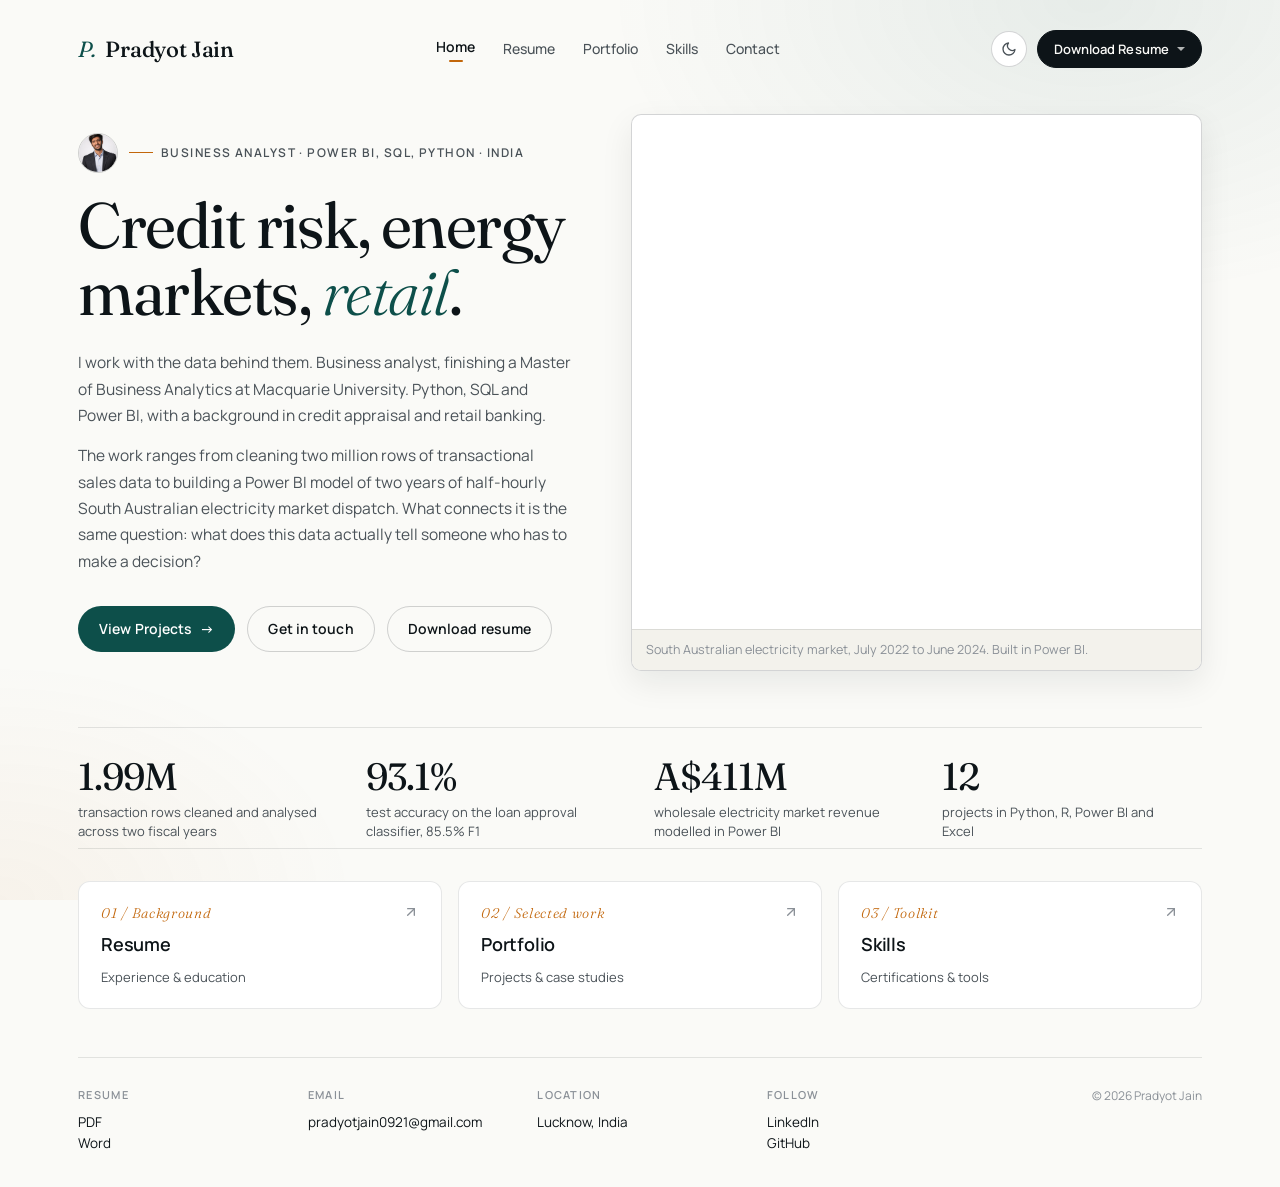
<file: index.html>
<!doctype html>
<html lang="en">
<head>
  <meta charset="utf-8" />
  <meta name="viewport" content="width=device-width, initial-scale=1" />
  <title>Pradyot Jain — Business Analytics</title>
  <meta name="description" content="Pradyot Jain's Business Analytics portfolio showcasing Power BI dashboards, Python and SQL projects, predictive modelling, business analysis, and data-driven decision-making." />

  <link rel="canonical" href="https://pradyot-jain-cv.netlify.app/" />
  <meta name="robots" content="index, follow, max-image-preview:large" />
  <meta name="author" content="Pradyot Jain" />
  <meta name="google-site-verification" content="nEPPh2ItSWYfhPK901ku_qZo-DzFoUprb-tAidvcVA0" />
  <meta name="theme-color" content="#fafaf7" media="(prefers-color-scheme: light)" />
  <meta name="theme-color" content="#0b0f10" media="(prefers-color-scheme: dark)" />

  <link rel="icon" href="/favicon.svg" type="image/svg+xml" />
  <link rel="apple-touch-icon" href="/apple-touch-icon.png" />
  <link rel="manifest" href="/site.webmanifest" />

  <link rel="preconnect" href="https://fonts.googleapis.com">
  <link rel="preconnect" href="https://fonts.gstatic.com" crossorigin>
  <link href="https://fonts.googleapis.com/css2?family=Manrope:wght@400;500;600;700&family=Fraunces:opsz,wght,SOFT@9..144,300..700,0..100&display=swap" rel="stylesheet">
  <meta property="og:title" content="Pradyot Jain — Business Analytics Portfolio" />
  <meta property="og:description" content="Explore Pradyot Jain's analytics portfolio featuring Power BI dashboards, Python, SQL, predictive modelling, and business-focused case studies." />
  <meta name="twitter:description" content="Explore Pradyot Jain's analytics portfolio featuring Power BI dashboards, Python, SQL, predictive modelling, and business-focused case studies." />
  <meta property="og:type" content="website" />
  <meta property="og:image" content="https://pradyot-jain-cv.netlify.app/assets/profile/og-card.jpg" />
  <meta property="og:image:width" content="1200" />
  <meta property="og:image:height" content="630" />
  <meta property="og:image:alt" content="Power BI dashboard of the South Australian electricity market" />
  <meta property="og:url" content="https://pradyot-jain-cv.netlify.app/" />
  <meta property="og:site_name" content="Pradyot Jain" />
  <meta property="og:locale" content="en_IN" />
  <meta name="twitter:card" content="summary_large_image" />
  <meta name="twitter:title" content="Pradyot Jain — Business Analytics" />
  <meta name="twitter:image" content="https://pradyot-jain-cv.netlify.app/assets/profile/og-card.jpg" />
  <script>
    // Theme: read saved preference before paint to prevent flash
    (function () {
      try {
        const saved = localStorage.getItem("theme");
        const prefersDark = window.matchMedia && window.matchMedia("(prefers-color-scheme: dark)").matches;
        const theme = saved || (prefersDark ? "dark" : "light");
        document.documentElement.setAttribute("data-theme", theme);
      } catch (e) {
        document.documentElement.setAttribute("data-theme", "light");
      }
    })();
  </script>

  <script type="application/ld+json">
  {
    "@context": "https://schema.org",
    "@type": "Person",
    "@id": "https://pradyot-jain-cv.netlify.app/#pradyot",
    "name": "Pradyot Jain",
    "givenName": "Pradyot",
    "familyName": "Jain",
    "jobTitle": "Business Analyst",
    "description": "Business analyst working across credit risk, business intelligence and predictive modelling, with a Master of Business Analytics from Macquarie University.",
    "email": "mailto:pradyotjain0921@gmail.com",
    "url": "https://pradyot-jain-cv.netlify.app/",
    "image": "https://pradyot-jain-cv.netlify.app/assets/profile/pradyot.jpg",
    "address": {
      "@type": "PostalAddress",
      "addressLocality": "Lucknow",
      "addressRegion": "Uttar Pradesh",
      "addressCountry": "IN"
    },
    "alumniOf": [
      { "@type": "CollegeOrUniversity", "name": "Macquarie University" },
      { "@type": "CollegeOrUniversity", "name": "Bharati Vidyapeeth University" }
    ],
    "sameAs": [
      "https://www.linkedin.com/in/pradyot-jain/",
      "https://github.com/pradyot0921",
      "https://github.com/pradyot0921/Portfolio"
    ],
    "knowsAbout": [
      "Business Analytics", "Power BI", "Python", "SQL", "R",
      "Predictive Modelling", "Credit Risk Analysis", "Data Visualisation"
    ]
  }
  </script>

  <link rel="stylesheet" href="/assets/css/base.css?v=8" />
  <link rel="stylesheet" href="/assets/css/home.css?v=8" />
</head>

<body>
  <a href="#main" class="skipLink">Skip to content</a>

  <header>
    <div class="container headerRow">
      <a href="/" class="brand">
        <span class="brandMark">P.</span>
        <span>Pradyot Jain</span>
      </a>

      <nav class="topNav" aria-label="Primary">
        <a class="active" href="/" aria-current="page">Home</a>
        <a href="/resume">Resume</a>
        <a href="/portfolio">Portfolio</a>
        <a href="/skills">Skills</a>
        <a href="/contact">Contact</a>
      </nav>

      <div class="navTools">
        <button type="button" class="themeToggle" id="themeToggle" aria-label="Toggle theme">
          <svg class="iconMoon" viewBox="0 0 24 24" fill="none" stroke="currentColor" stroke-width="2" stroke-linecap="round" stroke-linejoin="round" aria-hidden="true">
            <path d="M21 12.79A9 9 0 1 1 11.21 3 7 7 0 0 0 21 12.79z"/>
          </svg>
          <svg class="iconSun" viewBox="0 0 24 24" fill="none" stroke="currentColor" stroke-width="2" stroke-linecap="round" stroke-linejoin="round" aria-hidden="true">
            <circle cx="12" cy="12" r="4"/>
            <path d="M12 2v2M12 20v2M4.93 4.93l1.41 1.41M17.66 17.66l1.41 1.41M2 12h2M20 12h2M4.93 19.07l1.41-1.41M17.66 6.34l1.41-1.41"/>
          </svg>
        </button>

        <div class="downloadWrap">
          <button type="button" class="downloadBtn" id="downloadBtn"
            aria-haspopup="menu" aria-expanded="false" aria-controls="downloadMenu">Download Resume
          </button>
          <div class="downloadMenu" id="downloadMenu" role="menu" aria-label="Download resume">
            <a role="menuitem" href="assets/resumes/Pradyot_Jain_Resume.pdf" download>Download PDF</a>
            <a role="menuitem" href="assets/resumes/Pradyot_Jain_Resume.docx" download>Download Word</a>
          </div>
        </div>
      </div>
    </div>
  </header>

  <main class="container" id="main">
    <section class="hero">
      <div class="heroLeft">
        <div class="eyebrowRow">
          <picture>
            <source srcset="/assets/profile/pradyot.webp" type="image/webp">
            <img class="avatar" src="/assets/profile/pradyot.jpg" alt="Pradyot Jain"
                 width="80" height="80" decoding="async">
          </picture>
          <span class="eyebrow">Business Analyst · Power BI, SQL, Python · India</span>
        </div>

        <h1 class="headline">
          Credit risk, energy markets, <em>retail</em>.
        </h1>

        <div class="heroBody">
          <p>
            I work with the data behind them. Business analyst, finishing a Master of Business Analytics at Macquarie University. Python, SQL and Power BI, with a background in credit appraisal and retail banking.
          </p>
          <p>
            The work ranges from cleaning two million rows of transactional sales data to building a Power BI model of two years of half-hourly South Australian electricity market dispatch. What connects it is the same question: what does this data actually tell someone who has to make a decision?
          </p>
        </div>

        <div class="heroActions">
          <a class="btn btn-primary" href="/portfolio">
            View Projects
            <span class="arrow" aria-hidden="true">→</span>
          </a>
          <a class="btn btn-ghost" href="/contact">Get in touch</a>
          <a class="btn btn-ghost" href="/assets/resumes/Pradyot_Jain_Resume.pdf">Download resume</a>
        </div>
      </div>

      <div class="heroRight">
        <figure class="heroShot">
          <a href="/portfolio" aria-label="View the South Australian electricity market dashboard">
            <picture>
              <source media="(max-width: 720px)" srcset="/assets/projects/sa-electricity-kpi.webp" type="image/webp">
              <source media="(max-width: 720px)" srcset="/assets/projects/sa-electricity-kpi.jpg" type="image/jpeg">
              <source srcset="/assets/projects/sa-electricity.webp" type="image/webp">
              <img
                src="/assets/projects/sa-electricity.jpg"
                alt="Power BI dashboard showing South Australian electricity market revenue, generation mix and technology capture prices"
                width="1328"
                height="1198"
                fetchpriority="high"
                decoding="async"
              >
            </picture>
          </a>
          <figcaption>South Australian electricity market, July 2022 to June 2024. Built in Power BI.</figcaption>
        </figure>
      </div>
    </section>


    <section class="statStrip" aria-label="Selected figures from my work">
      <div class="stat">
        <span class="statNum">1.99M</span>
        <span class="statLabel">transaction rows cleaned and analysed across two fiscal years</span>
      </div>
      <div class="stat">
        <span class="statNum">93.1%</span>
        <span class="statLabel">test accuracy on the loan approval classifier, 85.5% F1</span>
      </div>
      <div class="stat">
        <span class="statNum">A$411M</span>
        <span class="statLabel">wholesale electricity market revenue modelled in Power BI</span>
      </div>
      <div class="stat">
        <span class="statNum">12</span>
        <span class="statLabel">projects in Python, R, Power BI and Excel</span>
      </div>
    </section>

    <section class="quickLinks" aria-label="Quick links">
      <a class="quickCard" href="/resume">
        <span class="num">01 / Background</span>
        <span class="label">Resume</span>
        <span class="sub">Experience & education</span>
        <svg class="arrowIcon" width="16" height="16" viewBox="0 0 24 24" fill="none" stroke="currentColor" stroke-width="2" stroke-linecap="round" stroke-linejoin="round" aria-hidden="true">
          <line x1="7" y1="17" x2="17" y2="7"/>
          <polyline points="7 7 17 7 17 17"/>
        </svg>
      </a>

      <a class="quickCard" href="/portfolio">
        <span class="num">02 / Selected work</span>
        <span class="label">Portfolio</span>
        <span class="sub">Projects & case studies</span>
        <svg class="arrowIcon" width="16" height="16" viewBox="0 0 24 24" fill="none" stroke="currentColor" stroke-width="2" stroke-linecap="round" stroke-linejoin="round" aria-hidden="true">
          <line x1="7" y1="17" x2="17" y2="7"/>
          <polyline points="7 7 17 7 17 17"/>
        </svg>
      </a>

      <a class="quickCard" href="/skills">
        <span class="num">03 / Toolkit</span>
        <span class="label">Skills</span>
        <span class="sub">Certifications & tools</span>
        <svg class="arrowIcon" width="16" height="16" viewBox="0 0 24 24" fill="none" stroke="currentColor" stroke-width="2" stroke-linecap="round" stroke-linejoin="round" aria-hidden="true">
          <line x1="7" y1="17" x2="17" y2="7"/>
          <polyline points="7 7 17 7 17 17"/>
        </svg>
      </a>
    </section>

    <footer>
      <div class="footerGrid">
        <div>
          <p class="footTitle">Resume</p>
          <p class="footText">
            <a href="/assets/resumes/Pradyot_Jain_Resume.pdf">PDF</a><br>
            <a href="/assets/resumes/Pradyot_Jain_Resume.docx">Word</a>
          </p>
        </div>

        <div>
          <p class="footTitle">Email</p>
          <p class="footText"><a href="mailto:pradyotjain0921@gmail.com">pradyotjain0921@gmail.com</a></p>
        </div>

        <div>
          <p class="footTitle">Location</p>
          <p class="footText">Lucknow, India</p>
        </div>

        <div>
          <p class="footTitle">Follow</p>
          <p class="footText">
            <a href="https://www.linkedin.com/in/pradyot-jain/" target="_blank" rel="noopener noreferrer" aria-label="Visit Pradyot Jain's LinkedIn profile">LinkedIn</a><br>
            <a href="https://github.com/pradyot0921/Portfolio" target="_blank" rel="noopener noreferrer" aria-label="Visit Pradyot Jain's GitHub portfolio">GitHub</a>
          </p>
        </div>

        <div>
          <p class="copyright">© <span id="year"></span> Pradyot Jain</p>
        </div>
      </div>
    </footer>
  </main>

  <script>
    // Year
    document.getElementById("year").textContent = new Date().getFullYear();

    // ---------- Theme toggle ----------
    const themeToggle = document.getElementById("themeToggle");
    function setTheme(t){
      document.documentElement.setAttribute("data-theme", t);
      try { localStorage.setItem("theme", t); } catch(e){}
    }
    themeToggle.addEventListener("click", () => {
      const cur = document.documentElement.getAttribute("data-theme") || "light";
      setTheme(cur === "light" ? "dark" : "light");
    });

    // ---------- Download menu ----------
    const downloadBtn = document.getElementById("downloadBtn");
    const downloadMenu = document.getElementById("downloadMenu");

    function closeDownloadMenu(){
      downloadMenu.classList.remove("show");
      downloadBtn.setAttribute("aria-expanded", "false");
    }
    function openDownloadMenu(){
      downloadMenu.classList.add("show");
      downloadBtn.setAttribute("aria-expanded", "true");
    }
    function toggleDownloadMenu(){
      if (downloadMenu.classList.contains("show")) closeDownloadMenu();
      else openDownloadMenu();
    }

    const isHoverDevice = window.matchMedia && window.matchMedia("(hover: hover) and (pointer: fine)").matches;
    if (downloadBtn && downloadMenu){
      if (!isHoverDevice){
        downloadBtn.addEventListener("click", (e) => { e.stopPropagation(); toggleDownloadMenu(); });
        document.addEventListener("click", () => closeDownloadMenu());
        document.addEventListener("keydown", (e) => { if (e.key === "Escape") closeDownloadMenu(); });
        downloadMenu.addEventListener("click", (e) => e.stopPropagation());
      } else {
        downloadBtn.addEventListener("focus", openDownloadMenu);
        downloadBtn.addEventListener("blur", () => {
          setTimeout(() => {
            if (!downloadMenu.contains(document.activeElement) && document.activeElement !== downloadBtn){
              closeDownloadMenu();
            }
          }, 50);
        });
        downloadMenu.addEventListener("mouseleave", closeDownloadMenu);
        document.addEventListener("keydown", (e) => { if (e.key === "Escape") closeDownloadMenu(); });
      }
    }
  </script>
  <script>
  const PAGE_ORDER = ["index", "resume", "portfolio", "skills", "contact"];
  const PAGE_PATHS = {
    index: "/", resume: "/resume", portfolio: "/portfolio",
    skills: "/skills", contact: "/contact"
  };

  const PAGE_LABELS = {
    "index": "Home",
    "resume": "Resume",
    "portfolio": "Portfolio",
    "skills": "Skills",
    "contact": "Contact"
  };

  function getCurrentPage() {
    const seg = window.location.pathname.split("/").pop().replace(/\.html$/, "");
    return seg || "index";
  }

  function goToPage(targetPage) {
    if (!targetPage || targetPage === getCurrentPage()) return;
    window.location.href = PAGE_PATHS[targetPage] || targetPage;
  }

  function goToAdjacentPage(direction) {
    const currentPage = getCurrentPage();
    const currentIndex = PAGE_ORDER.indexOf(currentPage);

    if (currentIndex === -1) return;

    const targetIndex =
      (currentIndex + direction + PAGE_ORDER.length) % PAGE_ORDER.length;

    goToPage(PAGE_ORDER[targetIndex]);
  }

  window.addEventListener("pageshow", () => {
    document.body.classList.remove("pageFadeOut");
    document.body.classList.add("pageReady");
  });

  document.addEventListener("keydown", (event) => {
    const activeElement = document.activeElement;
    const isTyping =
      activeElement &&
      (
        activeElement.tagName === "INPUT" ||
        activeElement.tagName === "TEXTAREA" ||
        activeElement.tagName === "SELECT" ||
        activeElement.isContentEditable
      );

    if (isTyping) return;
    if (document.querySelector(".modal.show, .projectModal.show, [class*='odal'].show")) return;

    if (event.key === "ArrowRight") {
      event.preventDefault();
      goToAdjacentPage(1);
    }

    if (event.key === "ArrowLeft") {
      event.preventDefault();
      goToAdjacentPage(-1);
    }
  });

  let touchStartX = 0;
  let touchStartY = 0;
  let touchEndX = 0;
  let touchEndY = 0;

  document.addEventListener("touchstart", (event) => {
    touchStartX = event.changedTouches[0].screenX;
    touchStartY = event.changedTouches[0].screenY;
  }, { passive: true });

  document.addEventListener("touchend", (event) => {
    touchEndX = event.changedTouches[0].screenX;
    touchEndY = event.changedTouches[0].screenY;

    const diffX = touchEndX - touchStartX;
    const diffY = touchEndY - touchStartY;

    const isHorizontalSwipe = Math.abs(diffX) > 80 && Math.abs(diffX) > Math.abs(diffY) * 1.5;

    if (!isHorizontalSwipe) return;

    if (diffX < 0) {
      goToAdjacentPage(1);
    } else {
      goToAdjacentPage(-1);
    }
  }, { passive: true });
</script>
</body>
</html>
</file>
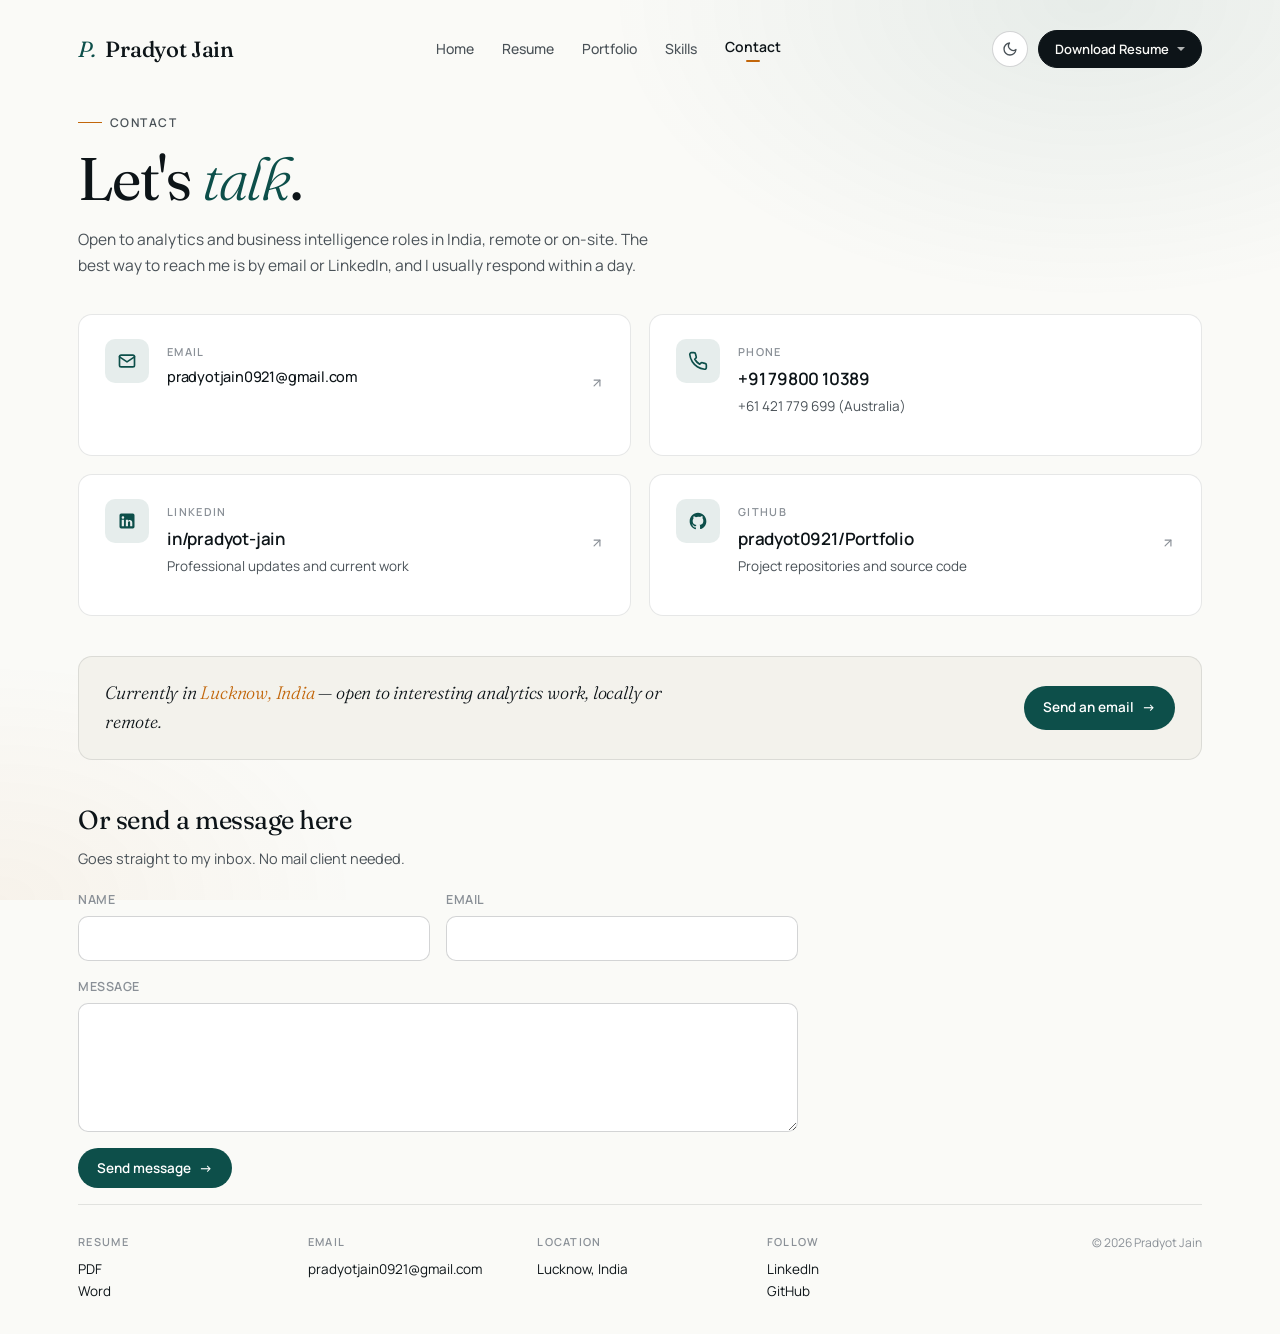
<file: contact.html>
<!doctype html>
<html lang="en">
<head>
  <meta charset="utf-8" />
  <meta name="viewport" content="width=device-width, initial-scale=1" />
  <title>Pradyot Jain — Contact</title>
  <meta name="description" content="Contact Pradyot Jain for graduate roles, internships, analytics projects, business intelligence work, and data-driven collaboration opportunities." />

  <link rel="canonical" href="https://pradyot-jain-cv.netlify.app/contact" />
  <meta name="robots" content="index, follow, max-image-preview:large" />
  <meta name="author" content="Pradyot Jain" />
  <meta name="theme-color" content="#fafaf7" media="(prefers-color-scheme: light)" />
  <meta name="theme-color" content="#0b0f10" media="(prefers-color-scheme: dark)" />

  <link rel="icon" href="/favicon.svg" type="image/svg+xml" />
  <link rel="apple-touch-icon" href="/apple-touch-icon.png" />
  <link rel="manifest" href="/site.webmanifest" />

  <link rel="preconnect" href="https://fonts.googleapis.com">
  <link rel="preconnect" href="https://fonts.gstatic.com" crossorigin>
  <link href="https://fonts.googleapis.com/css2?family=Manrope:wght@400;500;600;700&family=Fraunces:opsz,wght,SOFT@9..144,300..700,0..100&display=swap" rel="stylesheet">
  <meta property="og:title" content="Pradyot Jain — Contact" />
  <meta property="og:description" content="Get in touch with Pradyot Jain for graduate roles, internships, analytics projects, and business intelligence opportunities." />
  <meta name="twitter:description" content="Get in touch with Pradyot Jain for graduate roles, internships, analytics projects, and business intelligence opportunities." />
  <meta property="og:type" content="website" />
  <meta property="og:image" content="https://pradyot-jain-cv.netlify.app/assets/profile/og-card.jpg" />
  <meta property="og:image:width" content="1200" />
  <meta property="og:image:height" content="630" />
  <meta property="og:image:alt" content="Power BI dashboard of the South Australian electricity market" />
  <meta property="og:url" content="https://pradyot-jain-cv.netlify.app/contact" />
  <meta property="og:site_name" content="Pradyot Jain" />
  <meta property="og:locale" content="en_IN" />
  <meta name="twitter:card" content="summary_large_image" />
  <meta name="twitter:title" content="Pradyot Jain — Contact" />
  <meta name="twitter:image" content="https://pradyot-jain-cv.netlify.app/assets/profile/og-card.jpg" />
  <script>
    (function () {
      try {
        const saved = localStorage.getItem("theme");
        const prefersDark = window.matchMedia && window.matchMedia("(prefers-color-scheme: dark)").matches;
        const theme = saved || (prefersDark ? "dark" : "light");
        document.documentElement.setAttribute("data-theme", theme);
      } catch (e) { document.documentElement.setAttribute("data-theme", "light"); }
    })();
  </script>

  <script type="application/ld+json">
  {
    "@context": "https://schema.org",
    "@type": "Person",
    "@id": "https://pradyot-jain-cv.netlify.app/#pradyot",
    "name": "Pradyot Jain",
    "givenName": "Pradyot",
    "familyName": "Jain",
    "jobTitle": "Business Analyst",
    "description": "Business analyst working across credit risk, business intelligence and predictive modelling, with a Master of Business Analytics from Macquarie University.",
    "email": "mailto:pradyotjain0921@gmail.com",
    "url": "https://pradyot-jain-cv.netlify.app/",
    "image": "https://pradyot-jain-cv.netlify.app/assets/profile/pradyot.jpg",
    "address": {
      "@type": "PostalAddress",
      "addressLocality": "Lucknow",
      "addressRegion": "Uttar Pradesh",
      "addressCountry": "IN"
    },
    "alumniOf": [
      { "@type": "CollegeOrUniversity", "name": "Macquarie University" },
      { "@type": "CollegeOrUniversity", "name": "Bharati Vidyapeeth University" }
    ],
    "sameAs": [
      "https://www.linkedin.com/in/pradyot-jain/",
      "https://github.com/pradyot0921",
      "https://github.com/pradyot0921/Portfolio"
    ],
    "knowsAbout": [
      "Business Analytics", "Power BI", "Python", "SQL", "R",
      "Predictive Modelling", "Credit Risk Analysis", "Data Visualisation"
    ]
  }
  </script>

  <link rel="stylesheet" href="/assets/css/base.css?v=8" />
  <link rel="stylesheet" href="/assets/css/contact.css?v=8" />
</head>

<body>
  <a href="#main" class="skipLink">Skip to content</a>

  <header>
    <div class="container headerRow">
      <a href="/" class="brand">
        <span class="brandMark">P.</span>
        <span>Pradyot Jain</span>
      </a>
      <nav class="topNav" aria-label="Primary">
        <a href="/">Home</a>
        <a href="/resume">Resume</a>
        <a href="/portfolio">Portfolio</a>
        <a href="/skills">Skills</a>
        <a class="active" href="/contact" aria-current="page">Contact</a>
      </nav>
      <div class="navTools">
        <button type="button" class="themeToggle" id="themeToggle" aria-label="Toggle theme">
          <svg class="iconMoon" viewBox="0 0 24 24" fill="none" stroke="currentColor" stroke-width="2" stroke-linecap="round" stroke-linejoin="round" aria-hidden="true"><path d="M21 12.79A9 9 0 1 1 11.21 3 7 7 0 0 0 21 12.79z"/></svg>
          <svg class="iconSun" viewBox="0 0 24 24" fill="none" stroke="currentColor" stroke-width="2" stroke-linecap="round" stroke-linejoin="round" aria-hidden="true"><circle cx="12" cy="12" r="4"/><path d="M12 2v2M12 20v2M4.93 4.93l1.41 1.41M17.66 17.66l1.41 1.41M2 12h2M20 12h2M4.93 19.07l1.41-1.41M17.66 6.34l1.41-1.41"/></svg>
        </button>
        <div class="downloadWrap">
          <button type="button" class="downloadBtn" id="downloadBtn"
            aria-haspopup="menu" aria-expanded="false" aria-controls="downloadMenu">Download Resume</button>
          <div class="downloadMenu" id="downloadMenu" role="menu" aria-label="Download resume">
            <a role="menuitem" href="assets/resumes/Pradyot_Jain_Resume.pdf" download>Download PDF</a>
            <a role="menuitem" href="assets/resumes/Pradyot_Jain_Resume.docx" download>Download Word</a>
          </div>
        </div>
      </div>
    </div>
  </header>

  <main class="container" id="main">
    <section class="pageHead">
      <div class="eyebrow">Contact</div>
      <h1>Let's <em>talk</em>.</h1>
      <p>Open to analytics and business intelligence roles in India, remote or on-site. The best way to reach me is by email or LinkedIn, and I usually respond within a day.</p>
    </section>

    <section class="contactGrid" aria-label="Contact methods">
      <a class="contactCard" href="mailto:pradyotjain0921@gmail.com">
        <span class="contactIcon" aria-hidden="true">
          <svg viewBox="0 0 24 24" fill="none" stroke="currentColor" stroke-width="2" stroke-linecap="round" stroke-linejoin="round">
            <rect x="3" y="5" width="18" height="14" rx="2"/>
            <polyline points="3 7 12 13 21 7"/>
          </svg>
        </span>
        <div class="contactBody">
          <div class="contactLabel">Email</div>
          <p class="contactValue small">pradyotjain0921@gmail.com</p>
        </div>
        <span class="contactArrow" aria-hidden="true">
          <svg width="14" height="14" viewBox="0 0 24 24" fill="none" stroke="currentColor" stroke-width="2" stroke-linecap="round" stroke-linejoin="round">
            <line x1="7" y1="17" x2="17" y2="7"/>
            <polyline points="7 7 17 7 17 17"/>
          </svg>
        </span>
      </a>

      <div class="contactCard phoneCard">
        <span class="contactIcon" aria-hidden="true">
          <svg viewBox="0 0 24 24" fill="none" stroke="currentColor" stroke-width="2" stroke-linecap="round" stroke-linejoin="round">
            <path d="M22 16.92v3a2 2 0 0 1-2.18 2 19.79 19.79 0 0 1-8.63-3.07 19.5 19.5 0 0 1-6-6 19.79 19.79 0 0 1-3.07-8.67A2 2 0 0 1 4.11 2h3a2 2 0 0 1 2 1.72c.13.96.37 1.9.72 2.81a2 2 0 0 1-.45 2.11L8.09 9.91a16 16 0 0 0 6 6l1.27-1.27a2 2 0 0 1 2.11-.45c.91.35 1.85.59 2.81.72A2 2 0 0 1 22 16.92z"/>
          </svg>
        </span>

        <div class="contactBody">
          <div class="contactLabel">Phone</div>

          <p class="contactValue">
            <a href="tel:+917980010389">+91 79800 10389</a>
          </p>

          <p class="contactSecondary">
            <a href="tel:+61421779699">+61 421 779 699 (Australia)</a>
          </p>
        </div>
      </div>

      <a class="contactCard" href="https://www.linkedin.com/in/pradyot-jain/" target="_blank" rel="noopener noreferrer">
        <span class="contactIcon" aria-hidden="true">
          <svg viewBox="0 0 24 24" fill="currentColor">
            <path d="M19 3a2 2 0 0 1 2 2v14a2 2 0 0 1-2 2H5a2 2 0 0 1-2-2V5a2 2 0 0 1 2-2h14zM8.34 18.34V10.5H5.67v7.84h2.67zM7 9.34a1.55 1.55 0 1 0 0-3.09 1.55 1.55 0 0 0 0 3.09zM18.34 18.34v-4.3c0-2.3-1.24-3.36-2.9-3.36-1.34 0-1.94.74-2.27 1.26V10.5h-2.52c.03.71 0 7.84 0 7.84h2.52v-4.38c0-.23.02-.45.08-.62.18-.45.59-.92 1.27-.92.9 0 1.26.68 1.26 1.68v4.24h2.56z"/>
          </svg>
        </span>
        <div class="contactBody">
          <div class="contactLabel">LinkedIn</div>
          <p class="contactValue">in/pradyot-jain</p>
          <p class="contactSecondary">Professional updates and current work</p>
        </div>
        <span class="contactArrow" aria-hidden="true">
          <svg width="14" height="14" viewBox="0 0 24 24" fill="none" stroke="currentColor" stroke-width="2" stroke-linecap="round" stroke-linejoin="round">
            <line x1="7" y1="17" x2="17" y2="7"/>
            <polyline points="7 7 17 7 17 17"/>
          </svg>
        </span>
      </a>

      <a class="contactCard" href="https://github.com/pradyot0921/Portfolio" target="_blank" rel="noopener noreferrer">
        <span class="contactIcon" aria-hidden="true">
          <svg viewBox="0 0 24 24" fill="currentColor">
            <path d="M12 2C6.48 2 2 6.58 2 12.26c0 4.5 2.87 8.32 6.84 9.67.5.1.68-.22.68-.49 0-.24-.01-.88-.01-1.72-2.78.62-3.37-1.36-3.37-1.36-.46-1.18-1.11-1.5-1.11-1.5-.91-.63.07-.62.07-.62 1 .07 1.53 1.05 1.53 1.05.89 1.56 2.34 1.11 2.91.85.09-.66.35-1.11.63-1.37-2.22-.26-4.55-1.13-4.55-5.02 0-1.11.39-2.02 1.03-2.73-.1-.26-.45-1.29.1-2.69 0 0 .84-.27 2.75 1.04A9.4 9.4 0 0 1 12 6.84c.85.01 1.71.12 2.51.34 1.91-1.31 2.75-1.04 2.75-1.04.55 1.4.2 2.43.1 2.69.64.71 1.03 1.62 1.03 2.73 0 3.9-2.34 4.76-4.57 5.01.36.31.68.93.68 1.88 0 1.36-.01 2.46-.01 2.79 0 .27.18.59.69.49C19.13 20.58 22 16.76 22 12.26 22 6.58 17.52 2 12 2z"/>
          </svg>
        </span>
        <div class="contactBody">
          <div class="contactLabel">GitHub</div>
          <p class="contactValue">pradyot0921/Portfolio</p>
          <p class="contactSecondary">Project repositories and source code</p>
        </div>
        <span class="contactArrow" aria-hidden="true">
          <svg width="14" height="14" viewBox="0 0 24 24" fill="none" stroke="currentColor" stroke-width="2" stroke-linecap="round" stroke-linejoin="round">
            <line x1="7" y1="17" x2="17" y2="7"/>
            <polyline points="7 7 17 7 17 17"/>
          </svg>
        </span>
      </a>
    </section>

    <div class="ctaStrip">
      <div class="ctaText">Currently in <span>Lucknow, India</span> — open to interesting analytics work, locally or remote.</div>
      <a class="btn btn-primary" href="mailto:pradyotjain0921@gmail.com">
        Send an email
        <span aria-hidden="true">→</span>
      </a>
    </div>

    <section class="formSection" aria-labelledby="formHeading">
      <h2 id="formHeading" class="formHeading">Or send a message here</h2>
      <p class="formNote">Goes straight to my inbox. No mail client needed.</p>

      <form name="contact" method="POST" data-netlify="true" netlify-honeypot="company-website" class="contactForm">
        <input type="hidden" name="form-name" value="contact" />
        <p class="hp"><label>Leave this empty: <input name="company-website" tabindex="-1" autocomplete="off" /></label></p>

        <div class="formRow">
          <label class="field">
            <span class="fieldLabel">Name</span>
            <input type="text" name="name" required autocomplete="name" />
          </label>
          <label class="field">
            <span class="fieldLabel">Email</span>
            <input type="email" name="email" required autocomplete="email" />
          </label>
        </div>

        <label class="field">
          <span class="fieldLabel">Message</span>
          <textarea name="message" rows="5" required></textarea>
        </label>

        <button type="submit" class="btn btn-primary">Send message <span aria-hidden="true">&rarr;</span></button>
      </form>
    </section>

    <footer>
      <div class="footerGrid">
        <div>
          <p class="footTitle">Resume</p>
          <p class="footText">
            <a href="/assets/resumes/Pradyot_Jain_Resume.pdf">PDF</a><br>
            <a href="/assets/resumes/Pradyot_Jain_Resume.docx">Word</a>
          </p>
        </div>
        <div>
          <p class="footTitle">Email</p>
          <p class="footText"><a href="mailto:pradyotjain0921@gmail.com">pradyotjain0921@gmail.com</a></p>
        </div>
        <div>
          <p class="footTitle">Location</p>
          <p class="footText">Lucknow, India</p>
        </div>
        <div>
          <p class="footTitle">Follow</p>
          <p class="footText">
            <a href="https://www.linkedin.com/in/pradyot-jain/" target="_blank" rel="noopener noreferrer">LinkedIn</a><br>
            <a href="https://github.com/pradyot0921/Portfolio" target="_blank" rel="noopener noreferrer">GitHub</a>
          </p>
        </div>
        <div>
          <p class="copyright">© <span id="year"></span> Pradyot Jain</p>
        </div>
      </div>
    </footer>
  </main>

  <script>
    document.getElementById("year").textContent = new Date().getFullYear();

    // Theme toggle
    const themeToggle = document.getElementById("themeToggle");
    function setTheme(t){
      document.documentElement.setAttribute("data-theme", t);
      try { localStorage.setItem("theme", t); } catch(e){}
    }
    themeToggle.addEventListener("click", () => {
      const cur = document.documentElement.getAttribute("data-theme") || "light";
      setTheme(cur === "light" ? "dark" : "light");
    });

    // Download menu
    const downloadBtn = document.getElementById("downloadBtn");
    const downloadMenu = document.getElementById("downloadMenu");

    function closeDownloadMenu(){ downloadMenu.classList.remove("show"); downloadBtn.setAttribute("aria-expanded","false"); }
    function openDownloadMenu(){ downloadMenu.classList.add("show"); downloadBtn.setAttribute("aria-expanded","true"); }
    function toggleDownloadMenu(){ if (downloadMenu.classList.contains("show")) closeDownloadMenu(); else openDownloadMenu(); }

    const isHoverDevice = window.matchMedia && window.matchMedia("(hover: hover) and (pointer: fine)").matches;
    if (downloadBtn && downloadMenu){
      if (!isHoverDevice){
        downloadBtn.addEventListener("click", (e) => { e.stopPropagation(); toggleDownloadMenu(); });
        document.addEventListener("click", () => closeDownloadMenu());
        document.addEventListener("keydown", (e) => { if (e.key === "Escape") closeDownloadMenu(); });
        downloadMenu.addEventListener("click", (e) => e.stopPropagation());
      } else {
        downloadBtn.addEventListener("focus", openDownloadMenu);
        downloadBtn.addEventListener("blur", () => {
          setTimeout(() => {
            if (!downloadMenu.contains(document.activeElement) && document.activeElement !== downloadBtn) closeDownloadMenu();
          }, 50);
        });
        downloadMenu.addEventListener("mouseleave", closeDownloadMenu);
        document.addEventListener("keydown", (e) => { if (e.key === "Escape") closeDownloadMenu(); });
      }
    }
  </script>
  <script>
  const PAGE_ORDER = ["index", "resume", "portfolio", "skills", "contact"];
  const PAGE_PATHS = {
    index: "/", resume: "/resume", portfolio: "/portfolio",
    skills: "/skills", contact: "/contact"
  };

  const PAGE_LABELS = {
    "index": "Home",
    "resume": "Resume",
    "portfolio": "Portfolio",
    "skills": "Skills",
    "contact": "Contact"
  };

  function getCurrentPage() {
    const seg = window.location.pathname.split("/").pop().replace(/\.html$/, "");
    return seg || "index";
  }

  function goToPage(targetPage) {
    if (!targetPage || targetPage === getCurrentPage()) return;
    window.location.href = PAGE_PATHS[targetPage] || targetPage;
  }

  function goToAdjacentPage(direction) {
    const currentPage = getCurrentPage();
    const currentIndex = PAGE_ORDER.indexOf(currentPage);

    if (currentIndex === -1) return;

    const targetIndex =
      (currentIndex + direction + PAGE_ORDER.length) % PAGE_ORDER.length;

    goToPage(PAGE_ORDER[targetIndex]);
  }

  window.addEventListener("pageshow", () => {
    document.body.classList.remove("pageFadeOut");
    document.body.classList.add("pageReady");
  });

  document.addEventListener("keydown", (event) => {
    const activeElement = document.activeElement;
    const isTyping =
      activeElement &&
      (
        activeElement.tagName === "INPUT" ||
        activeElement.tagName === "TEXTAREA" ||
        activeElement.tagName === "SELECT" ||
        activeElement.isContentEditable
      );

    if (isTyping) return;
    if (document.querySelector(".modal.show, .projectModal.show, [class*='odal'].show")) return;

    if (event.key === "ArrowRight") {
      event.preventDefault();
      goToAdjacentPage(1);
    }

    if (event.key === "ArrowLeft") {
      event.preventDefault();
      goToAdjacentPage(-1);
    }
  });

  let touchStartX = 0;
  let touchStartY = 0;
  let touchEndX = 0;
  let touchEndY = 0;

  document.addEventListener("touchstart", (event) => {
    touchStartX = event.changedTouches[0].screenX;
    touchStartY = event.changedTouches[0].screenY;
  }, { passive: true });

  document.addEventListener("touchend", (event) => {
    touchEndX = event.changedTouches[0].screenX;
    touchEndY = event.changedTouches[0].screenY;

    const diffX = touchEndX - touchStartX;
    const diffY = touchEndY - touchStartY;

    const isHorizontalSwipe = Math.abs(diffX) > 80 && Math.abs(diffX) > Math.abs(diffY) * 1.5;

    if (!isHorizontalSwipe) return;

    if (diffX < 0) {
      goToAdjacentPage(1);
    } else {
      goToAdjacentPage(-1);
    }
  }, { passive: true });
</script>
</body>
</html>
</file>
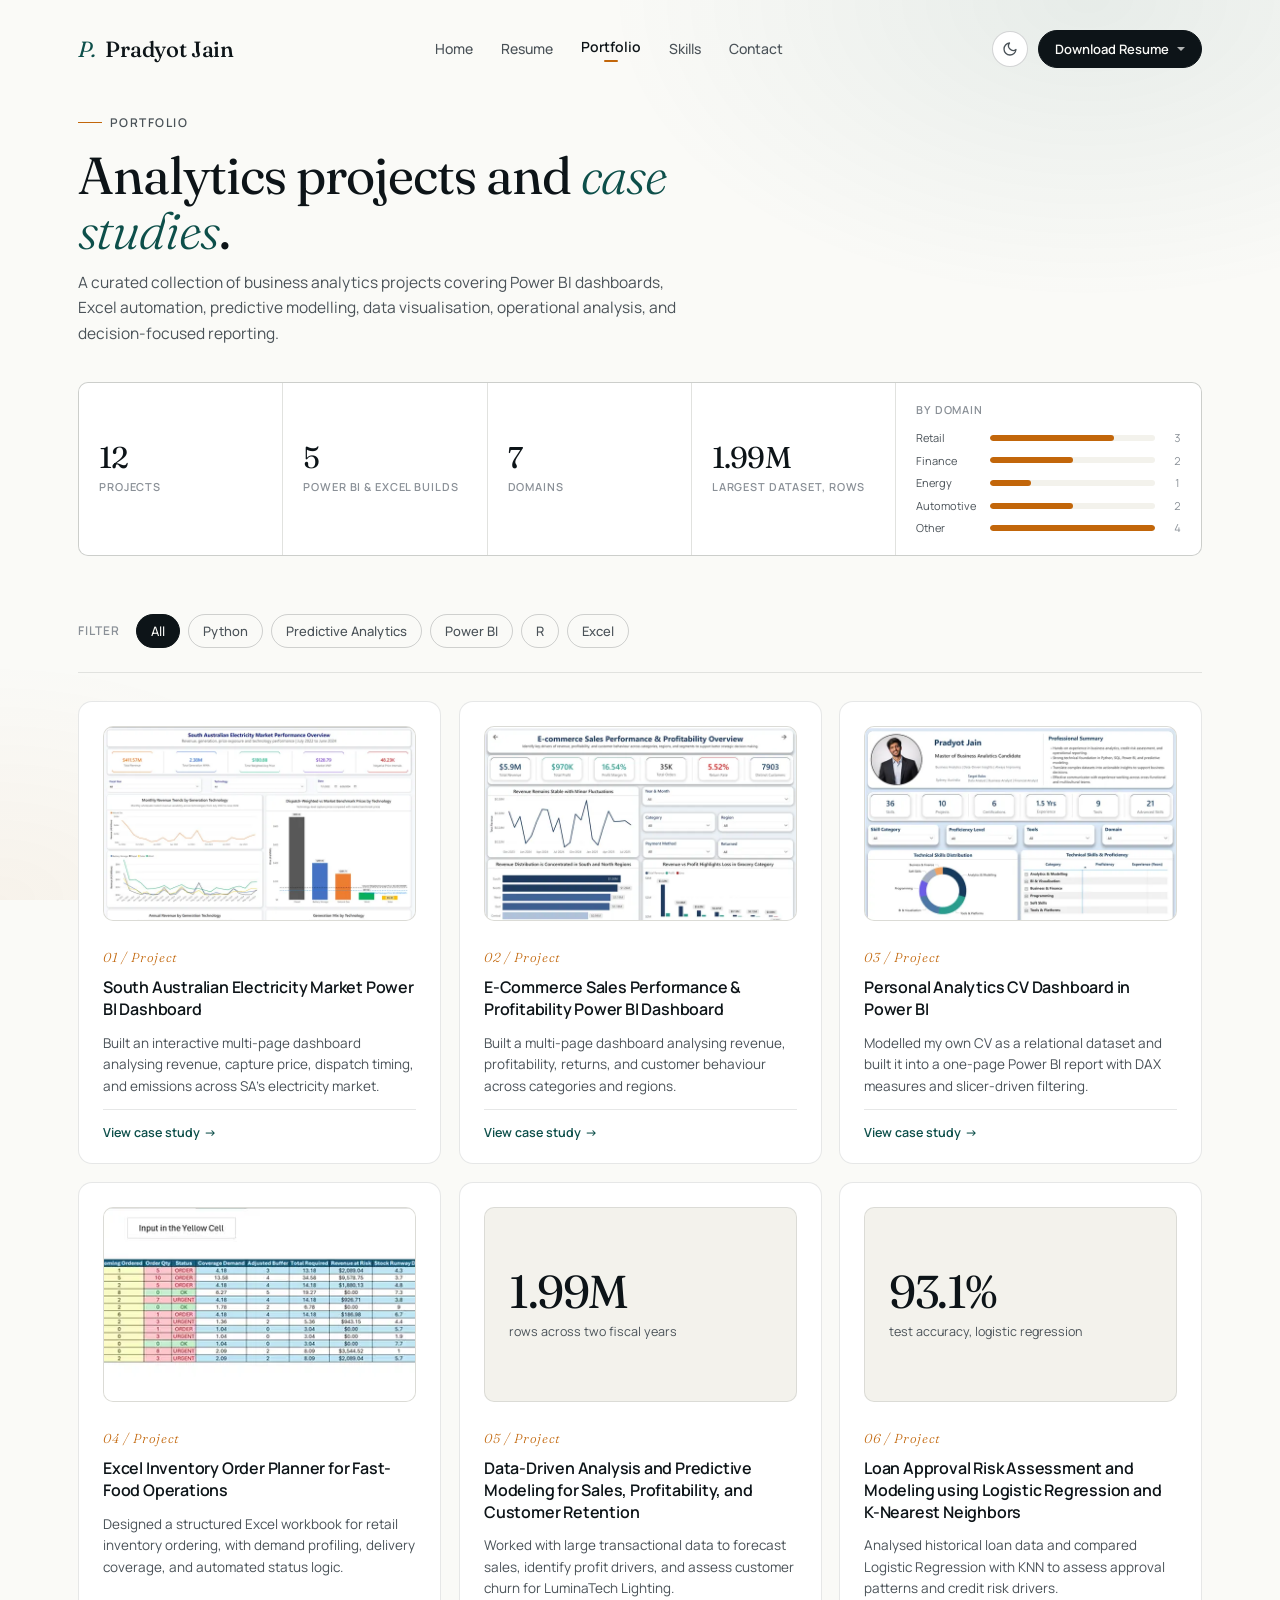
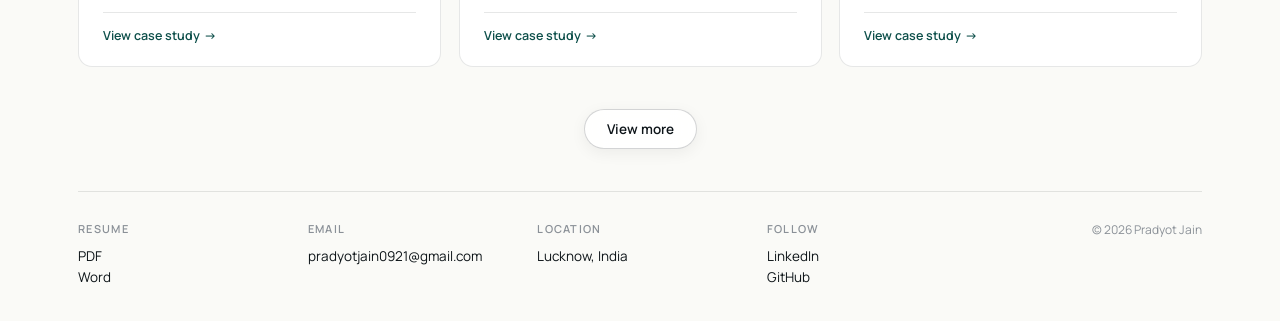
<file: portfolio.html>
<!doctype html>
<html lang="en">
<head>
  <meta charset="utf-8" />
  <meta name="viewport" content="width=device-width, initial-scale=1" />
  <title>Pradyot Jain — Portfolio</title>
  <meta name="description" content="Explore Pradyot Jain's business analytics portfolio featuring Power BI dashboards, Excel automation, Python, SQL, predictive modelling, data visualisation, and business case studies." />

  <link rel="canonical" href="https://pradyot-jain-cv.netlify.app/portfolio" />
  <meta name="robots" content="index, follow, max-image-preview:large" />
  <meta name="author" content="Pradyot Jain" />
  <meta name="theme-color" content="#fafaf7" media="(prefers-color-scheme: light)" />
  <meta name="theme-color" content="#0b0f10" media="(prefers-color-scheme: dark)" />

  <link rel="icon" href="/favicon.svg" type="image/svg+xml" />
  <link rel="apple-touch-icon" href="/apple-touch-icon.png" />
  <link rel="manifest" href="/site.webmanifest" />

  <link rel="preconnect" href="https://fonts.googleapis.com">
  <link rel="preconnect" href="https://fonts.gstatic.com" crossorigin>
  <link href="https://fonts.googleapis.com/css2?family=Manrope:wght@400;500;600;700&family=Fraunces:opsz,wght,SOFT@9..144,300..700,0..100&display=swap" rel="stylesheet">
  <meta property="og:title" content="Pradyot Jain — Portfolio" />
  <meta property="og:description" content="Business analytics projects covering Power BI dashboards, Excel automation, Python, SQL, predictive modelling, and data-driven case studies." />
  <meta name="twitter:description" content="Business analytics projects covering Power BI dashboards, Excel automation, Python, SQL, predictive modelling, and data-driven case studies." />
  <meta property="og:type" content="website" />
  <meta property="og:image" content="https://pradyot-jain-cv.netlify.app/assets/profile/og-card.jpg" />
  <meta property="og:image:width" content="1200" />
  <meta property="og:image:height" content="630" />
  <meta property="og:image:alt" content="Power BI dashboard of the South Australian electricity market" />
  <meta property="og:url" content="https://pradyot-jain-cv.netlify.app/portfolio" />
  <meta property="og:site_name" content="Pradyot Jain" />
  <meta property="og:locale" content="en_IN" />
  <meta name="twitter:card" content="summary_large_image" />
  <meta name="twitter:title" content="Pradyot Jain — Portfolio" />
  <meta name="twitter:image" content="https://pradyot-jain-cv.netlify.app/assets/profile/og-card.jpg" />
  <script>
    (function () {
      try {
        const saved = localStorage.getItem("theme");
        const prefersDark = window.matchMedia && window.matchMedia("(prefers-color-scheme: dark)").matches;
        const theme = saved || (prefersDark ? "dark" : "light");
        document.documentElement.setAttribute("data-theme", theme);
      } catch (e) { document.documentElement.setAttribute("data-theme", "light"); }
    })();
  </script>

  <script type="application/ld+json">
  {
    "@context": "https://schema.org",
    "@type": "Person",
    "@id": "https://pradyot-jain-cv.netlify.app/#pradyot",
    "name": "Pradyot Jain",
    "givenName": "Pradyot",
    "familyName": "Jain",
    "jobTitle": "Business Analyst",
    "description": "Business analyst working across credit risk, business intelligence and predictive modelling, with a Master of Business Analytics from Macquarie University.",
    "email": "mailto:pradyotjain0921@gmail.com",
    "url": "https://pradyot-jain-cv.netlify.app/",
    "image": "https://pradyot-jain-cv.netlify.app/assets/profile/pradyot.jpg",
    "address": {
      "@type": "PostalAddress",
      "addressLocality": "Lucknow",
      "addressRegion": "Uttar Pradesh",
      "addressCountry": "IN"
    },
    "alumniOf": [
      { "@type": "CollegeOrUniversity", "name": "Macquarie University" },
      { "@type": "CollegeOrUniversity", "name": "Bharati Vidyapeeth University" }
    ],
    "sameAs": [
      "https://www.linkedin.com/in/pradyot-jain/",
      "https://github.com/pradyot0921",
      "https://github.com/pradyot0921/Portfolio"
    ],
    "knowsAbout": [
      "Business Analytics", "Power BI", "Python", "SQL", "R",
      "Predictive Modelling", "Credit Risk Analysis", "Data Visualisation"
    ]
  }
  </script>

  <link rel="stylesheet" href="/assets/css/base.css?v=8" />
  <link rel="stylesheet" href="/assets/css/portfolio.css?v=8" />
</head>

<body>
  <a href="#main" class="skipLink">Skip to content</a>
  <header>
    <div class="container headerRow">
      <a href="/" class="brand">
        <span class="brandMark">P.</span>
        <span>Pradyot Jain</span>
      </a>
      <nav class="topNav" aria-label="Primary">
        <a href="/">Home</a>
        <a href="/resume">Resume</a>
        <a class="active" href="/portfolio" aria-current="page">Portfolio</a>
        <a href="/skills">Skills</a>
        <a href="/contact">Contact</a>
      </nav>
      <div class="navTools">
        <button type="button" class="themeToggle" id="themeToggle" aria-label="Toggle theme">
          <svg class="iconMoon" viewBox="0 0 24 24" fill="none" stroke="currentColor" stroke-width="2" stroke-linecap="round" stroke-linejoin="round" aria-hidden="true"><path d="M21 12.79A9 9 0 1 1 11.21 3 7 7 0 0 0 21 12.79z"/></svg>
          <svg class="iconSun" viewBox="0 0 24 24" fill="none" stroke="currentColor" stroke-width="2" stroke-linecap="round" stroke-linejoin="round" aria-hidden="true"><circle cx="12" cy="12" r="4"/><path d="M12 2v2M12 20v2M4.93 4.93l1.41 1.41M17.66 17.66l1.41 1.41M2 12h2M20 12h2M4.93 19.07l1.41-1.41M17.66 6.34l1.41-1.41"/></svg>
        </button>
        <div class="downloadWrap">
          <button type="button" class="downloadBtn" id="downloadBtn"
            aria-haspopup="menu" aria-expanded="false" aria-controls="downloadMenu" aria-label="Download resume">Download Resume</button>
          <div class="downloadMenu" id="downloadMenu" role="menu" aria-label="Download resume">
            <a role="menuitem" href="assets/resumes/Pradyot_Jain_Resume.pdf" download>Download PDF</a>
            <a role="menuitem" href="assets/resumes/Pradyot_Jain_Resume.docx" download>Download Word</a>
          </div>
        </div>
      </div>
    </div>
  </header>

  <main class="container" id="main">
    <section class="pageHead">
      <div class="eyebrow">Portfolio</div>
      <h1>Analytics projects and <em>case studies</em>.</h1>
      <p>A curated collection of business analytics projects covering Power BI dashboards, Excel automation, predictive modelling, data visualisation, operational analysis, and decision-focused reporting.</p>
    </section>

    <section class="kpiRow" aria-label="Portfolio at a glance">
      <div class="kpi">
        <span class="kpiNum">12</span>
        <span class="kpiLabel">Projects</span>
      </div>
      <div class="kpi">
        <span class="kpiNum">5</span>
        <span class="kpiLabel">Power BI &amp; Excel builds</span>
      </div>
      <div class="kpi">
        <span class="kpiNum">7</span>
        <span class="kpiLabel">Domains</span>
      </div>
      <div class="kpi">
        <span class="kpiNum">1.99M</span>
        <span class="kpiLabel">Largest dataset, rows</span>
      </div>
      <div class="kpi kpiChart">
        <span class="kpiLabel">By domain</span>
        <ul class="miniBars">
          <li><span class="mbLabel">Retail</span><span class="mbTrack"><span class="mbFill" style="width:75%"></span></span><span class="mbVal">3</span></li>
          <li><span class="mbLabel">Finance</span><span class="mbTrack"><span class="mbFill" style="width:50%"></span></span><span class="mbVal">2</span></li>
          <li><span class="mbLabel">Energy</span><span class="mbTrack"><span class="mbFill" style="width:25%"></span></span><span class="mbVal">1</span></li>
          <li><span class="mbLabel">Automotive</span><span class="mbTrack"><span class="mbFill" style="width:50%"></span></span><span class="mbVal">2</span></li>
          <li><span class="mbLabel">Other</span><span class="mbTrack"><span class="mbFill" style="width:100%"></span></span><span class="mbVal">4</span></li>
        </ul>
      </div>
    </section>
    <section class="filterRow" aria-label="Filter projects">
      <span class="filterLabel">Filter</span>
      <button type="button" class="filterPill isActive" data-filter="all" aria-label="Show all projects">All</button>
      <button type="button" class="filterPill" data-filter="python" aria-label="Show Python projects">Python</button>
      <button type="button" class="filterPill" data-filter="predictiveanalytics" aria-label="Show predictive analytics projects">Predictive Analytics</button>
      <button type="button" class="filterPill" data-filter="powerbi" aria-label="Show Power BI projects">Power BI</button>
      <button type="button" class="filterPill" data-filter="r" aria-label="Show R projects">R</button>
      <button type="button" class="filterPill" data-filter="excel" aria-label="Show Excel projects">Excel</button>
    </section>

    <section class="cards" id="cards" aria-label="Projects">
      <button class="cardBtn" type="button" data-open="8" data-tags="powerbi excel">
        <article class="card">
          <div class="cardThumb">
            <img src="/assets/projects/sa-electricity-thumb.webp" alt="Market overview page: revenue, generation mix and capture prices"
                 width="640" height="400" loading="lazy" decoding="async">
          </div>
          <p class="cardSub">01 / Project</p>
          <h3 class="cardTitle">South Australian Electricity Market Power BI Dashboard</h3>
          <p class="cardDesc">Built an interactive multi-page dashboard analysing revenue, capture price, dispatch timing, and emissions across SA's electricity market.</p>
          <div class="cardFoot">
            <span class="open">View case study <span aria-hidden="true">→</span></span>
          </div>
        </article>
      </button>
      <button class="cardBtn" type="button" data-open="10" data-tags="powerbi excel">
        <article class="card">
          <div class="cardThumb">
            <img src="/assets/projects/ecommerce-thumb.webp" alt="E-commerce dashboard overview page"
                 width="640" height="400" loading="lazy" decoding="async">
          </div>
          <p class="cardSub">02 / Project</p>
          <h3 class="cardTitle">E-Commerce Sales Performance & Profitability Power BI Dashboard</h3>
          <p class="cardDesc">Built a multi-page dashboard analysing revenue, profitability, returns, and customer behaviour across categories and regions.</p>
          <div class="cardFoot">
            <span class="open">View case study <span aria-hidden="true">→</span></span>
          </div>
        </article>
      </button>
      <button class="cardBtn" type="button" data-open="11" data-tags="powerbi">
        <article class="card">
          <div class="cardThumb">
            <img src="/assets/projects/cv-dashboard-thumb.webp" alt="One-page Power BI CV dashboard"
                 width="640" height="400" loading="lazy" decoding="async">
          </div>
          <p class="cardSub">03 / Project</p>
          <h3 class="cardTitle">Personal Analytics CV Dashboard in Power BI</h3>
          <p class="cardDesc">Modelled my own CV as a relational dataset and built it into a one-page Power BI report with DAX measures and slicer-driven filtering.</p>
          <div class="cardFoot">
            <span class="open">View case study <span aria-hidden="true">→</span></span>
          </div>
        </article>
      </button>
      <button class="cardBtn" type="button" data-open="9" data-tags="excel">
        <article class="card">
          <div class="cardThumb">
            <img src="/assets/projects/fastfood-thumb.webp" alt="Order planner sheet flagging items as URGENT, ORDER or OK"
                 width="640" height="400" loading="lazy" decoding="async">
          </div>
          <p class="cardSub">04 / Project</p>
          <h3 class="cardTitle">Excel Inventory Order Planner for Fast-Food Operations</h3>
          <p class="cardDesc">Designed a structured Excel workbook for retail inventory ordering, with demand profiling, delivery coverage, and automated status logic.</p>
          <div class="cardFoot">
            <span class="open">View case study <span aria-hidden="true">→</span></span>
          </div>
        </article>
      </button>
      <button class="cardBtn" type="button" data-open="2" data-tags="python predictiveanalytics">
        <article class="card">
          <div class="cardStat">
            <span class="csNum">1.99M</span>
            <span class="csCap">rows across two fiscal years</span>
          </div>
          <p class="cardSub">05 / Project</p>
          <h3 class="cardTitle">Data-Driven Analysis and Predictive Modeling for Sales, Profitability, and Customer Retention</h3>
          <p class="cardDesc">Worked with large transactional data to forecast sales, identify profit drivers, and assess customer churn for LuminaTech Lighting.</p>
          <div class="cardFoot">
            <span class="open">View case study <span aria-hidden="true">→</span></span>
          </div>
        </article>
      </button>
      <button class="cardBtn" type="button" data-open="0" data-tags="python">
        <article class="card">
          <div class="cardStat">
            <span class="csNum">93.1%</span>
            <span class="csCap">test accuracy, logistic regression</span>
          </div>
          <p class="cardSub">06 / Project</p>
          <h3 class="cardTitle">Loan Approval Risk Assessment and Modeling using Logistic Regression and K-Nearest Neighbors</h3>
          <p class="cardDesc">Analysed historical loan data and compared Logistic Regression with KNN to assess approval patterns and credit risk drivers.</p>
          <div class="cardFoot">
            <span class="open">View case study <span aria-hidden="true">→</span></span>
          </div>
        </article>
      </button>
      <button class="cardBtn" type="button" data-open="1" data-more="true" data-tags="python predictiveanalytics" hidden>
        <article class="card">
          <div class="cardStat">
            <span class="csNum">0.92</span>
            <span class="csCap">AUC, Gaussian Naive Bayes</span>
          </div>
          <p class="cardSub">07 / Project</p>
          <h3 class="cardTitle">Diabetes Risk Prediction and Feature Analysis Using Machine Learning</h3>
          <p class="cardDesc">Predicted diabetes risk using regression, KNN, and neural networks — and used probabilistic methods to interpret feature relationships.</p>
          <div class="cardFoot">
            <span class="open">View case study <span aria-hidden="true">→</span></span>
          </div>
        </article>
      </button>
      <button class="cardBtn" type="button" data-open="7" data-more="true" data-tags="python predictiveanalytics" hidden>
        <article class="card">
          <div class="cardStat">
            <span class="csNum">4,122</span>
            <span class="csCap">validation RMSE, blended ensemble</span>
          </div>
          <p class="cardSub">08 / Project</p>
          <h3 class="cardTitle">Car Price Prediction — Gradient Boosting Ensemble Approach</h3>
          <p class="cardDesc">Built a weighted ensemble of XGBoost, LightGBM, and HistGradientBoosting to predict used car prices with strong generalisation.</p>
          <div class="cardFoot">
            <span class="open">View case study <span aria-hidden="true">→</span></span>
          </div>
        </article>
      </button>
      <button class="cardBtn" type="button" data-open="6" data-more="true" data-tags="r powerbi" hidden>
        <article class="card">
          <div class="cardStat">
            <span class="csNum">103.9K</span>
            <span class="csCap">incidents, 1997 to 2017</span>
          </div>
          <p class="cardSub">09 / Project</p>
          <h3 class="cardTitle">Global Terrorism Data Analysis: 1997–2017</h3>
          <p class="cardDesc">Analysed two decades of global terrorism event data with interactive Power BI and R dashboards to surface patterns and severity trends.</p>
          <div class="cardFoot">
            <span class="open">View case study <span aria-hidden="true">→</span></span>
          </div>
        </article>
      </button>
      <button class="cardBtn" type="button" data-open="3" data-more="true" data-tags="python" hidden>
        <article class="card">
          <div class="cardStat">
            <span class="csNum">99,461</span>
            <span class="csCap">transactions across 11 malls</span>
          </div>
          <p class="cardSub">10 / Project</p>
          <h3 class="cardTitle">Customer Shopping Behavior Analysis Insights from Transactional Data</h3>
          <p class="cardDesc">Explored customer demographics, payment methods, and product category preferences to understand spending patterns across shopping malls.</p>
          <div class="cardFoot">
            <span class="open">View case study <span aria-hidden="true">→</span></span>
          </div>
        </article>
      </button>
      <button class="cardBtn" type="button" data-open="4" data-more="true" data-tags="python predictiveanalytics" hidden>
        <article class="card">
          <div class="cardStat cardStatTools">
            <span class="csCap">Python · scikit-learn · model audit</span>
          </div>
          <p class="cardSub">11 / Project</p>
          <h3 class="cardTitle">Critical Analysis of Vehicle Price Prediction Models</h3>
          <p class="cardDesc">Reviewed and corrected a vehicle price prediction pipeline — fixing preprocessing, encoding, and tuning across Linear, Decision Tree, and MLP models.</p>
          <div class="cardFoot">
            <span class="open">View case study <span aria-hidden="true">→</span></span>
          </div>
        </article>
      </button>
      <button class="cardBtn" type="button" data-open="5" data-more="true" data-tags="r" hidden>
        <article class="card">
          <div class="cardStat cardStatTools">
            <span class="csCap">R · statistical analysis</span>
          </div>
          <p class="cardSub">12 / Project</p>
          <h3 class="cardTitle">Analyzing Koala Physical Traits and Environmental Adaptations</h3>
          <p class="cardDesc">Used statistical testing and OLS regression on physical measurements to study habitat-driven adaptations and biological patterns.</p>
          <div class="cardFoot">
            <span class="open">View case study <span aria-hidden="true">→</span></span>
          </div>
        </article>
      </button>
    </section>

    <div class="viewMoreWrap">
      <button type="button" class="viewMoreBtn" id="viewMoreBtn" aria-expanded="false">View more</button>
    </div>

    <footer>
      <div class="footerGrid">
        <div>
          <p class="footTitle">Resume</p>
          <p class="footText">
            <a href="/assets/resumes/Pradyot_Jain_Resume.pdf">PDF</a><br>
            <a href="/assets/resumes/Pradyot_Jain_Resume.docx">Word</a>
          </p>
        </div>
        <div>
          <p class="footTitle">Email</p>
          <p class="footText"><a href="mailto:pradyotjain0921@gmail.com">pradyotjain0921@gmail.com</a></p>
        </div>
        <div>
          <p class="footTitle">Location</p>
          <p class="footText">Lucknow, India</p>
        </div>
        <div>
          <p class="footTitle">Follow</p>
          <p class="footText">
            <a href="https://www.linkedin.com/in/pradyot-jain/" target="_blank" rel="noopener noreferrer">LinkedIn</a><br>
            <a href="https://github.com/pradyot0921/Portfolio" target="_blank" rel="noopener noreferrer">GitHub</a>
          </p>
        </div>
        <div>
          <p class="copyright">© <span id="year"></span> Pradyot Jain</p>
        </div>
      </div>
    </footer>
  </main>

  <!-- Project Modal -->
  <div class="modal" id="projectModal" aria-hidden="true">
    <div class="modalBackdrop" data-close></div>
    <div class="modalPanel" role="dialog" aria-modal="true" aria-labelledby="pmTitle">
      <button type="button" class="modalClose" aria-label="Close project details" data-close>✕</button>
      <div class="modalScroll">
        <div class="pmHeader">
          <p class="pmMeta" id="pmMeta">Project</p>
          <h2 id="pmTitle">Title</h2>
        </div>
        <div class="pmTopRow">
          <a class="pill" id="pmOpen" href="#" target="_blank" rel="noopener noreferrer" aria-label="Open project on GitHub">Open on GitHub ↗</a>
        </div>
        <div class="pmBody" id="pmBody"></div>
        <div class="pmSkills" id="pmSkills"></div>
      </div>
    </div>
  </div>

  <script>

    document.getElementById("year").textContent = new Date().getFullYear();

    // Theme toggle
    const themeToggle = document.getElementById("themeToggle");
    function setTheme(t){
      document.documentElement.setAttribute("data-theme", t);
      try { localStorage.setItem("theme", t); } catch(e){}
    }
    themeToggle.addEventListener("click", () => {
      const cur = document.documentElement.getAttribute("data-theme") || "light";
      setTheme(cur === "light" ? "dark" : "light");
    });

    // Download menu
    const downloadBtn = document.getElementById("downloadBtn");
    const downloadMenu = document.getElementById("downloadMenu");

    function closeDownloadMenu(){ downloadMenu.classList.remove("show"); downloadBtn.setAttribute("aria-expanded","false"); }
    function openDownloadMenu(){ downloadMenu.classList.add("show"); downloadBtn.setAttribute("aria-expanded","true"); }
    function toggleDownloadMenu(){ if (downloadMenu.classList.contains("show")) closeDownloadMenu(); else openDownloadMenu(); }

    const isHoverDevice = window.matchMedia && window.matchMedia("(hover: hover) and (pointer: fine)").matches;
    if (downloadBtn && downloadMenu){
      if (!isHoverDevice){
        downloadBtn.addEventListener("click", (e) => { e.stopPropagation(); toggleDownloadMenu(); });
        document.addEventListener("click", () => closeDownloadMenu());
        document.addEventListener("keydown", (e) => { if (e.key === "Escape") closeDownloadMenu(); });
        downloadMenu.addEventListener("click", (e) => e.stopPropagation());
      } else {
        downloadBtn.addEventListener("focus", openDownloadMenu);
        downloadBtn.addEventListener("blur", () => {
          setTimeout(() => {
            if (!downloadMenu.contains(document.activeElement) && document.activeElement !== downloadBtn) closeDownloadMenu();
          }, 50);
        });
        downloadMenu.addEventListener("mouseleave", closeDownloadMenu);
        document.addEventListener("keydown", (e) => { if (e.key === "Escape") closeDownloadMenu(); });
      }
    }

    // ---------- View More + Filters ----------
    const viewMoreBtn = document.getElementById("viewMoreBtn");
    const allCards = Array.from(document.querySelectorAll(".cardBtn"));
    const filterButtons = Array.from(document.querySelectorAll(".filterPill"));
    const INITIAL_VISIBLE = 6;

    let isExpanded = false;
    let currentFilter = "all";

    function cardMatchesFilter(card, filter){
      if (filter === "all") return true;

      const tags = (card.getAttribute("data-tags") || "")
        .toLowerCase()
        .split(/\s+/)
        .map(tag => tag.trim());

      return tags.includes(filter.toLowerCase());
    }

    function applyVisibility(){
      const matchingCards = allCards.filter(card => cardMatchesFilter(card, currentFilter));

      const cardsToShow =
        currentFilter === "all" && !isExpanded
          ? matchingCards.slice(0, INITIAL_VISIBLE)
          : matchingCards;

      allCards.forEach(card => {
        const shouldShow = cardsToShow.includes(card);

        if (shouldShow) {
          card.hidden = false;
          card.classList.remove("isLeaving", "isVisible");
          card.classList.add("isEntering");

          requestAnimationFrame(() => {
            card.classList.remove("isEntering");
            card.classList.add("isVisible");
          });
        } else {
          card.classList.remove("isVisible", "isEntering");
          card.classList.add("isLeaving");

          setTimeout(() => {
            if (!cardsToShow.includes(card)) {
              card.hidden = true;
              card.classList.remove("isLeaving");
            }
          }, 220);
        }
      });

      if (viewMoreBtn) {
        const shouldShowViewMore =
          currentFilter === "all" && matchingCards.length > INITIAL_VISIBLE;

        viewMoreBtn.style.display = shouldShowViewMore ? "" : "none";
        viewMoreBtn.textContent = isExpanded ? "View less" : "View more";
        viewMoreBtn.setAttribute("aria-expanded", isExpanded ? "true" : "false");
      }
    }

    function setMore(expand){
      isExpanded = !!expand;
      applyVisibility();
    }

    function setFilter(filter){
      currentFilter = filter;

      filterButtons.forEach(button => {
        const buttonFilter = button.getAttribute("data-filter") || "all";
        button.classList.toggle("isActive", buttonFilter === filter);
      });

      isExpanded = filter !== "all";

      applyVisibility();
    }

    if (viewMoreBtn){
      viewMoreBtn.addEventListener("click", (event) => {
        event.stopPropagation();
        setMore(!isExpanded);
      });
    }

    filterButtons.forEach(button => {
      button.addEventListener("click", (event) => {
        event.stopPropagation();

        const selectedFilter = button.getAttribute("data-filter") || "all";
        const isAlreadyActive = button.classList.contains("isActive");

        if (isAlreadyActive && selectedFilter !== "all") {
          setFilter("all");
          return;
        }

        setFilter(selectedFilter);
      });
    });

    document.addEventListener("click", (event) => {
      const clickedInsideFilter = event.target.closest(".filterRow");
      const clickedInsideCard = event.target.closest(".cardBtn");
      const clickedInsideModal = event.target.closest(".modalPanel");
      const clickedViewMore = event.target.closest(".viewMoreBtn");

      if (clickedInsideFilter || clickedInsideCard || clickedInsideModal || clickedViewMore) return;

      if (currentFilter !== "all") {
        setFilter("all");
      }
    });

    // ---------- Project data ----------
    const PROJECTS = [
      {
        title: "Loan Approval Risk Assessment and Modeling using Logistic Regression and K-Nearest Neighbors",
        openHref: "https://github.com/pradyot0921/Portfolio/tree/main/Loan%20Approval%20Risk%20Assessment%20and%20Predictive%20Modeling%20Using%20Logistic%20Regression%20and%20K-Nearest%20Neighbors",
        details: [
          "What I Did:",
          "Analysed historical loan application data to identify key drivers behind loan approval decisions.",
          "Developed and compared Logistic Regression and K-Nearest Neighbors (KNN) models to assess predictive reliability.",
          "Applied feature selection techniques to reduce model complexity and highlight key credit risk factors.",
          "Key Results:",
          "Logistic Regression reached 93.14% test accuracy and an 85.49% F1 score, against 92.79% and 84.28% on training data, so there was no meaningful overfitting.",
          "The best KNN configuration (k=11, Manhattan distance) reached 89.67% test accuracy and a 75.92% F1 score, roughly 3.5 points behind Logistic Regression. At k=1 it hit 100% training accuracy and collapsed on test data, a textbook overfit.",
          "Recursive Feature Elimination cut the feature set to 26 while holding accuracy at 93.14%, with F1 peaking at 0.8565. Age, annual income, credit score, loan amount and bankruptcy history carried most of the signal."
        ],
        skills: ["Python", "Data Analysis", "Data Preprocessing", "Logistic Regression", "K-Nearest Neighbors (KNN)", "Feature Selection", "Model Evaluation", "Credit Risk Analysis"]
      },
      {
        title: "Diabetes Risk Prediction and Feature Analysis Using Machine Learning",
        openHref: "https://github.com/pradyot0921/Portfolio/tree/main/Diabetes%20Risk%20Prediction%20and%20Feature%20Analysis%20Using%20Machine%20Learning",
        details: [
          "What I Did",
          "Analysed a large diabetes dataset containing demographic and medical attributes such as age, BMI, HbA1c, and blood glucose levels.",
          "Built and evaluated multiple models including Linear & Polynomial Regression, KNN, and Neural Networks.",
          "Applied cross-validation and Recursive Feature Elimination (RFE) to improve generalisation and reduce overfitting.",
          "Used Gaussian Naive Bayes, Categorical Naive Bayes, and Bayesian Network Analysis to identify key risk factor relationships.",
          "Key Results",
          "Neural Networks achieved the highest predictive performance by capturing non-linear relationships.",
          "Gaussian Naive Bayes scored an AUC of 0.9214 on the continuous medical features, making it the strongest probabilistic model despite its simplicity.",
          "Categorical Naive Bayes showed limitations due to class imbalance in categorical variables.",
          "Bayesian Network Analysis revealed important dependencies between age, smoking history, blood glucose, and HbA1c levels."
        ],
        skills: ["Python", "Classification", "Model Validation", "Data Analysis", "Data Preprocessing", "Neural Networks", "K-Nearest Neighbors (KNN)", "Naive Bayes Models", "Feature Selection (RFE)", "Model Evaluation", "Healthcare Analytics"]
      },
      {
        title: "Data-Driven Analysis and Predictive Modeling for Sales, Profitability, and Customer Retention",
        openHref: "https://github.com/pradyot0921/Portfolio/tree/main/Data-Driven%20Analysis%20and%20Predictive%20Modeling%20for%20Sales%2C%20Profitability%2C%20and%20Customer%20Retention",
        details: [
          "What I Did",
          "Cleaned and prepared large transactional datasets from 2012 and 2013, including currency standardisation, outlier treatment, and data validation.",
          "Performed exploratory analysis to identify top-selling products, profitable item groups, sales trends, and high-performing customer districts.",
          "Conducted statistical testing to compare profitability across regions and analyse price–volume relationships.",
          "Built a Random Forest model to predict 2014 sales and performed customer churn analysis using time-based definitions.",
          "Key Results",
          "Worked across 1,037,205 rows for 2012 and 951,177 for 2013, 41 columns each, and identified the products and districts carrying revenue in both years.",
          "Sales peaked in May and June in both years and dropped sharply each December. A Random Forest regressor beat Decision Tree, Linear Regression and KNN on MAE, MSE and R² for the 2014 forecast. The 60-day churn threshold returned zero churned customers, which showed the definition was wrong rather than the data.",
          "A two-sample t-test on the combined years returned t = 75.27 with p < 0.001, confirming the profit gap between the top and bottom five districts was not noise.",
          "OLS regression on the revenue drivers explained 94.1% of variance across both years (R² of 0.945 for 2012 and 0.938 for 2013). Year-on-year customer retention was 86.38%."
        ],
        skills: ["Python", "Data Cleaning", "EDA", "Statistical Testing", "Sales & Profitability Analysis", "Random Forest Modeling", "Customer Retention Analysis", "Predictive Analytics", "Business Insight Generation"]
      },
      {
        title: "Customer Shopping Behavior Analysis Insights from Transactional Data",
        openHref: "https://github.com/pradyot0921/Portfolio/tree/main/Customer%20Shopping%20Behavior%20Analysis%20Insights%20from%20Transactional%20Data",
        details: [
          "What I Did",
          "Loaded and cleaned customer shopping transaction data using Python.",
          "Performed exploratory data analysis on demographics, product categories, and payment methods.",
          "Analysed spending behaviour across age groups, genders, and shopping locations.",
          "Created visualisations to highlight trends in purchases, quantities, and pricing.",
          "Key Results",
          "Identified key customer segments based on age and gender spending patterns.",
          "Observed clear differences in product category preferences across demographics.",
          "Highlighted variations in payment method usage across customer groups and malls.",
          "Covered 99,461 transactions across 11 shopping malls, and ranked them by transaction volume and revenue contribution."
        ],
        skills: ["Data Cleaning", "Exploratory Data Analysis", "Python", "Data Visualisation", "Customer Behaviour Analysis", "Descriptive Statistics", "Insight Reporting"]
      },
      {
        title: "Critical Analysis of Vehicle Price Prediction Models",
        openHref: "https://github.com/pradyot0921/Portfolio/tree/main/Critical%20Analysis%20of%20Vehicle%20Price%20Prediction%20Models",
        details: [
          "What I Did",
          "Critically reviewed a vehicle price prediction pipeline using Linear Regression, Decision Tree Regression, and MLP models.",
          "Identified inconsistencies in missing value handling, feature encoding, and feature selection.",
          "Corrected preprocessing steps by applying mean imputation, row removal rules, and one-hot encoding where appropriate.",
          "Tuned models using GridSearchCV and updated MLP activation functions to properly capture non-linear relationships.",
          "Key Results",
          "Corrected preprocessing improved data integrity and model reliability.",
          "Feature selection based on correlation strengthened interpretability and predictive relevance.",
          "Tuned Decision Tree Regression reduced overfitting and improved generalisation.",
          "Replacing linear activation with ReLU enabled the MLP model to capture non-linear price patterns more effectively."
        ],
        skills: ["Python", "Critical Model Evaluation", "Data Preprocessing", "Feature Selection", "Regression Modeling", "Decision Tree Tuning", "Neural Networks (MLP)", "Model Diagnostics", "Analytical Problem Solving"]
      },
      {
        title: "Analyzing Koala Physical Traits and Environmental Adaptations",
        openHref: "https://github.com/pradyot0921/Portfolio/tree/main/Analyzing%20Koala%20Physical%20Traits%20and%20Environmental%20Adaptations",
        details: [
          "What I Did",
          "Cleaned and prepared koala measurement data by handling missing values, standardising categories, and correcting data types.",
          "Performed detailed outlier analysis, retaining biologically plausible values while removing erroneous measurements.",
          "Conducted exploratory analysis and visualisation using boxplots, histograms, and correlation heatmaps.",
          "Applied statistical tests and OLS regression to analyse trait differences and predict total body length.",
          "Analysed physical differences across habitats to assess environmental influence on koala characteristics.",
          "Key Results",
          "Male koalas generally have greater total body length, supporting sexual dimorphism.",
          "Head length, skull width, paw size, and chest circumference show the strongest correlation with total length.",
          "Koalas in Victoria exhibit larger paws and chest circumferences than those in Queensland, indicating habitat-driven adaptations.",
          "Multi-variable regression improved predictive power, though biological complexity limits single-factor prediction."
        ],
        skills: ["Exploratory Data Analysis", "Data Cleaning", "Outlier Treatment", "Statistical Testing", "OLS Regression", "Data Visualisation", "Correlation Analysis", "Analytical Reasoning", "Python"]
      },
      {
        title: "Global Terrorism Data Analysis: 1997-2017.",
        openHref: "https://github.com/pradyot0921/Portfolio/tree/main/Global%20terrorism%20Data%20Analysis_1997-2017",
        details: [
          "What I Did",
          "Cleaned and prepared a large dataset of global terrorism incidents following GTD methodology.",
          "Analysed temporal, geographic, and tactical patterns across regions, attack types, and targets.",
          "Built interactive visualisations using Power BI and R to explore trends, severity, and success rates.",
          "Compared attack frequency, casualties, and group activity to identify high-risk regions and periods.",
          "Key Results",
          "Across 103,890 incidents and 277,000 fatalities from 1997 to 2017, activity peaked in 2001, 2007 and 2014, with the 2014 spike alone accounting for over 41,000 deaths.",
          "South Asia and the Middle East & North Africa accounted for the majority of incidents and fatalities.",
          "Bombings and explosions made up 51.41% of all incidents and armed assaults a further 25.15%. The overall attack success rate averaged 89.93%, falling to 85.0% by 2017.",
          "Civilian targets suffered the highest casualties, highlighting significant humanitarian impact."
        ],
        skills: ["Data Cleaning", "Exploratory Data Analysis", "Data Visualisation", "Power BI", "R Programming", "Time-Series Analysis", "Geospatial Analysis", "Insight Communication"]
      },
      {
        title: "Car Price Prediction - Gradient Boosting Ensemble Approach",
        openHref: "https://github.com/pradyot0921/Portfolio/tree/main/Car%20Price%20Prediction%20%E2%80%94%20Gradient%20Boosting%20Ensemble%20Approach",
        details: [
          "What I Did",
          "Cleaned and preprocessed a large used-car dataset, handling missing values, skewed features, and outliers.",
          "Engineered features using encoding, transformations, and consistency checks across train and test sets.",
          "Tuned XGBoost, LightGBM, and HistGradientBoosting models using cross-validation and early stopping.",
          "Built a weighted ensemble model by blending predictions based on inverse RMSE performance.",
          "Key Results",
          "Individual gradient boosting models achieved strong performance with validation R² around 0.93–0.94.",
          "The blended ensemble reached a validation RMSE of 4,121.75, beating every standalone model, and held R² near 0.94 across splits.",
          "Ensembling reduced prediction variance and improved overall model generalisation.",
          "The final model demonstrated reliable performance across validation splits."
        ],
        skills: ["Python", "Data Preprocessing", "Feature Engineering", "Gradient Boosting", "XGBoost", "LightGBM", "Model Ensembling", "Hyperparameter Tuning", "Regression Modeling"]
      },
      {
        title: "South Australian Electricity Market Power BI Dashboard",
        image: { slug: "sa-electricity", alt: "Market overview page: revenue, generation mix and capture prices" },
        openHref: "https://github.com/pradyot0921/Portfolio/tree/main/south-australian-electricity-market-powerbi-dashboard",
        details: [
          "What I Did",
          "Built an interactive Power BI dashboard analysing South Australian electricity market performance from July 2022 to June 2024.",
          "Prepared and modelled interval-level electricity market data to calculate revenue, generation volume, market benchmark prices, dispatch-weighted capture prices and negative price exposure.",
          "Created DAX measures for total revenue, total generation, market volume-weighted price, time-weighted average price, capture price, capture ratio, negative exposure and estimated emissions.",
          "Designed four executive-style dashboard pages covering market overview, technology risk, dispatch timing, emissions and strategic insights.",
          "Used consistent technology colour coding, slicers, KPI cards, reference lines and visual containers to improve dashboard readability and storytelling.",
          "Key Results",
          "Across two years of half-hourly data, July 2022 to June 2024, the market generated A$411.57M in wholesale revenue on 2.38M MWh. Natural gas took A$286.84M of that at 42.86% of generation volume.",
          "Diesel captured A$900.33/MWh against a market volume-weighted average of A$128.79/MWh, a 7x premium, because it only ran during scarcity. Battery storage captured A$397.95/MWh on the same logic.",
          "Solar captured just A$42.48/MWh, a third of the market average, and was the technology most exposed to the 48,230 negative price intervals recorded in the period. That is price cannibalisation from midday generation clustering.",
          "Wind and solar contributed significant generation volume but earned lower capture prices compared with dispatchable technologies.",
          "Natural gas produced 610,940 of the 660,910 tCO₂-e estimated for the period, at an intensity of 0.60 tCO₂-e/MWh against 0.01 for wind."
        ],
        skills: ["Power BI", "DAX", "Excel", "Data Modelling", "Dashboard Design", "Energy Market Analytics", "Revenue Analysis", "Capture Price Analysis", "Negative Price Exposure", "Emissions Analysis", "Business Insight Communication"]
      },
      {
        title: "Excel Inventory Order Planner for Fast-Food Operations",
        image: { slug: "fastfood", alt: "Order planner sheet flagging items as URGENT, ORDER or OK" },
        openHref: "https://github.com/pradyot0921/Portfolio/tree/main/fast-food-inventory-order-planner",
        details: [
          "What I Did",
          "Built an Excel-based inventory order planner for a fast-food or retail store environment using anonymised product names and synthetic sales data.",
          "Created a structured workbook that calculates recommended order quantities based on current stock, incoming ordered stock, delivery schedule, expected demand, item usage rates and buffer requirements.",
          "Designed separate workbook sheets for instructions, order planning, sales data, usage rates, setup rules and forecast logic.",
          "Used Excel tables, structured references, data validation, protected formula cells and conditional status logic to improve usability and reduce manual errors.",
          "Developed forecasting logic that compares forecasted weekly sales with historical baseline sales to support Low, Normal and High demand profile selection.",
          "Key Results",
          "The workbook automatically classifies each item as URGENT, ORDER or OK based on projected stock and demand requirements.",
          "The planner separates pre-delivery demand from post-delivery coverage demand, making the ordering logic more realistic than a simple reorder-point calculation.",
          "Synthetic historical sales data supports demand forecasting while keeping the workbook safe for portfolio use.",
          "Protected formula cells and dropdown inputs make the workbook more reliable for practical operational use.",
          "The final workbook provides a clear, user-friendly ordering tool that reduces manual calculation and supports more consistent stock planning."
        ],
        skills: ["Excel", "Inventory Planning", "Operational Analytics", "Excel Tables", "Structured References", "Data Validation", "Conditional Formatting", "Sheet Protection", "Forecasting Logic", "Demand Profiling", "Formula-Based Automation", "Business Process Improvement"]
      },
      {
        title: "E-Commerce Sales Performance & Profitability Power BI Dashboard",
        image: { slug: "ecommerce", alt: "Overview page: revenue, profit, regional split and payment mix" },
        openHref: "https://github.com/pradyot0921/Portfolio/tree/main/power-bi-ecommerce-performance-dashboard",
        details: [
          "What I Did",
          "Built a multi-page interactive Power BI dashboard analysing e-commerce sales, profitability, customer behaviour, delivery performance, and operational insights.",
          "The dataset is synthetic, so the figures below demonstrate method rather than describe a real business.",
          "Cleaned and transformed transactional data using Power Query and created analytical measures using DAX.",
          "Designed executive-style dashboards using KPI cards, slicers, bookmarks, drill-through navigation, custom tooltips, and interactive filtering.",
          "Created analytical visuals to evaluate revenue trends, category profitability, return behaviour, regional contribution, customer segmentation, discount effectiveness, delivery efficiency, and payment method contribution.",
          "Developed a dedicated insights and recommendations page linking business findings directly to supporting visuals using bookmark navigation.",
          "Key Results",
          "Across $5.9M revenue, $970K profit and 35,000 orders from 7,903 distinct customers, the overall margin was 16.54% and the return rate 5.52%.",
          "Electronics drove $3.32M of revenue, more than triple the next category, but sat at the bottom of the discount-versus-margin scatter. Grocery ran at a $9.19K net loss on $0.08M of revenue, which a revenue-only dashboard would have hidden entirely.",
          "Return rates rose from 5.24% on fast deliveries to 5.64% on slow ones, against an average delivery time of 4.81 days. The relationship is associative, not causal, but it points at logistics as an operational lever.",
          "South ($1.30M) and North ($1.26M) led the five regions, with Central trailing at $0.94M. Margins stayed within a narrow 16.26% to 16.80% band across all five, so the gap is volume rather than pricing.",
          "Fashion returned at 8.28% and Electronics at 7.30%, against 1.31% for Grocery, a more than sixfold spread across categories.",
          "Customers aged 55+ contributed $1.62M, double the $0.82M from the 18-24 band, and were the top segment in every product category."
        ],
        skills: ["Power BI", "DAX", "Power Query", "Data Modelling", "Dashboard Design", "Business Analytics", "Data Visualisation", "KPI Reporting", "Interactive Reporting", "Customer Analytics", "Profitability Analysis", "Executive Dashboarding"]
      },
      {
        title: "Personal Analytics CV Dashboard in Power BI",
        image: { slug: "cv-dashboard", alt: "One-page Power BI CV: KPI cards, skills breakdown, project table and career timeline" },
        openHref: "https://github.com/pradyot0921/Portfolio/tree/main/powerbi-cv-dashboard",
        details: [
          "What I Did",
          "Modelled my own CV as a relational dataset across separate skills, projects, experience, education and certification tables, rather than a single flat sheet.",
          "Wrote DAX measures for the summary KPIs so the counts update from the underlying tables instead of being typed in by hand.",
          "Designed it as a single page with slicers on skill category, proficiency, tool and domain, so it stays readable both interactively and when exported to PDF.",
          "Key Results",
          "The dashboard surfaces 36 skills, 21 of them at advanced level, across 9 tools and 6 certifications totalling 152 hours of coursework.",
          "Skills are grouped into six categories, with analytics and modelling and BI and visualisation the two largest by count.",
          "A career timeline plots four roles across credit analysis, retail banking analytics, business analytics and operations.",
          "Building it forced the same modelling decisions as any Power BI report: what belongs in a fact table, what is a dimension, and which numbers should be measures rather than columns."
        ],
        skills: ["Power BI", "DAX", "Data Modelling", "Dashboard Design", "Report Layout"]
      }
    ];

    // ---------- Modal logic ----------
    const projectModal = document.getElementById("projectModal");
    const pmTitle = document.getElementById("pmTitle");
    const pmMeta = document.getElementById("pmMeta");
    const pmOpen = document.getElementById("pmOpen");
    const pmBody = document.getElementById("pmBody");
    const pmSkills = document.getElementById("pmSkills");
    const modalCloseBtn = projectModal.querySelector(".modalClose");
    const projectModalScroll = projectModal.querySelector(".modalScroll");

    let lastFocusedEl = null;

    function clearChildren(el){ while (el.firstChild) el.removeChild(el.firstChild); }

    function openProjectModal(index){
      const p = PROJECTS[index];
      if (!p) return;

      lastFocusedEl = document.activeElement;

      pmTitle.textContent = p.title || "";
      const allCards = Array.from(document.querySelectorAll(".cardBtn"));
      const displayPos = allCards.findIndex(b => Number(b.dataset.open) === index);
      pmMeta.textContent = `Project ${displayPos >= 0 ? displayPos + 1 : index + 1}`;
      pmOpen.href = p.openHref || "#";

      clearChildren(pmBody);
      if (p.image && p.image.slug){
        const fig = document.createElement("figure");
        fig.className = "modalShot";
        const pic = document.createElement("picture");
        const src = document.createElement("source");
        src.srcset = "/assets/projects/" + p.image.slug + ".webp";
        src.type = "image/webp";
        const img = document.createElement("img");
        img.src = "/assets/projects/" + p.image.slug + ".jpg";
        img.alt = p.image.alt || p.title || "";
        img.loading = "lazy";
        img.decoding = "async";
        pic.appendChild(src); pic.appendChild(img); fig.appendChild(pic);
        if (p.image.alt){
          const cap = document.createElement("figcaption");
          cap.textContent = p.image.alt;
          fig.appendChild(cap);
        }
        pmBody.appendChild(fig);
      }
      const details = Array.isArray(p.details) ? p.details : [];
      if (details.length){
        let ul = null;
        const SECTION_TITLES = new Set(["what i did", "key results", "learning outcomes"]);
        details.forEach(text => {
          const raw = (text || "").trim();
          const normalized = raw.replace(/:$/, "").trim().toLowerCase();
          const isSectionTitle = SECTION_TITLES.has(normalized);
          if (isSectionTitle){
            if (ul){ pmBody.appendChild(ul); ul = null; }
            const heading = document.createElement("p");
            heading.textContent = raw.replace(/:$/, "");
            pmBody.appendChild(heading);
            ul = document.createElement("ul");
          } else {
            if (!ul) ul = document.createElement("ul");
            const li = document.createElement("li");
            li.textContent = raw;
            ul.appendChild(li);
          }
        });
        if (ul) pmBody.appendChild(ul);
      }

      clearChildren(pmSkills);
      const skills = Array.isArray(p.skills) ? p.skills : [];
      skills.forEach(s => {
        const sp = document.createElement("span");
        sp.className = "skillPill";
        sp.textContent = s;
        pmSkills.appendChild(sp);
      });

      projectModal.classList.add("show");
      projectModal.setAttribute("aria-hidden", "false");
      if (projectModalScroll) projectModalScroll.scrollTop = 0;
      document.body.style.overflow = "hidden";
      modalCloseBtn.focus();
    }

    function closeProjectModal(){
      if (projectModalScroll) projectModalScroll.scrollTop = 0;
      projectModal.classList.remove("show");
      projectModal.setAttribute("aria-hidden", "true");
      document.body.style.overflow = "";
      if (lastFocusedEl && lastFocusedEl.focus) lastFocusedEl.focus();
    }

    document.querySelectorAll(".cardBtn").forEach(btn => {
      const idx = Number(btn.getAttribute("data-open"));
      btn.addEventListener("click", () => {
        if (!Number.isNaN(idx)) openProjectModal(idx);
      });
    });

    projectModal.addEventListener("click", (e) => {
      if (e.target.matches("[data-close]")) closeProjectModal();
    });
    document.addEventListener("keydown", (e) => {
      if (projectModal.classList.contains("show") && e.key === "Escape") closeProjectModal();
    });

    // init
    setMore(false);
    setFilter("all");
  </script>
  <script>
  const PAGE_ORDER = ["index", "resume", "portfolio", "skills", "contact"];
  const PAGE_PATHS = {
    index: "/", resume: "/resume", portfolio: "/portfolio",
    skills: "/skills", contact: "/contact"
  };

  const PAGE_LABELS = {
    "index": "Home",
    "resume": "Resume",
    "portfolio": "Portfolio",
    "skills": "Skills",
    "contact": "Contact"
  };

  function getCurrentPage() {
    const seg = window.location.pathname.split("/").pop().replace(/\.html$/, "");
    return seg || "index";
  }

  function goToPage(targetPage) {
    if (!targetPage || targetPage === getCurrentPage()) return;
    window.location.href = PAGE_PATHS[targetPage] || targetPage;
  }

  function goToAdjacentPage(direction) {
    const currentPage = getCurrentPage();
    const currentIndex = PAGE_ORDER.indexOf(currentPage);

    if (currentIndex === -1) return;

    const targetIndex =
      (currentIndex + direction + PAGE_ORDER.length) % PAGE_ORDER.length;

    goToPage(PAGE_ORDER[targetIndex]);
  }

  window.addEventListener("pageshow", () => {
    document.body.classList.remove("pageFadeOut");
    document.body.classList.add("pageReady");
  });

  document.addEventListener("keydown", (event) => {
    const activeElement = document.activeElement;
    const isTyping =
      activeElement &&
      (
        activeElement.tagName === "INPUT" ||
        activeElement.tagName === "TEXTAREA" ||
        activeElement.tagName === "SELECT" ||
        activeElement.isContentEditable
      );

    if (isTyping) return;
    if (document.querySelector(".modal.show, .projectModal.show, [class*='odal'].show")) return;

    if (event.key === "ArrowRight") {
      event.preventDefault();
      goToAdjacentPage(1);
    }

    if (event.key === "ArrowLeft") {
      event.preventDefault();
      goToAdjacentPage(-1);
    }
  });

  let touchStartX = 0;
  let touchStartY = 0;
  let touchEndX = 0;
  let touchEndY = 0;

  document.addEventListener("touchstart", (event) => {
    touchStartX = event.changedTouches[0].screenX;
    touchStartY = event.changedTouches[0].screenY;
  }, { passive: true });

  document.addEventListener("touchend", (event) => {
    touchEndX = event.changedTouches[0].screenX;
    touchEndY = event.changedTouches[0].screenY;

    const diffX = touchEndX - touchStartX;
    const diffY = touchEndY - touchStartY;

    const isHorizontalSwipe = Math.abs(diffX) > 80 && Math.abs(diffX) > Math.abs(diffY) * 1.5;

    if (!isHorizontalSwipe) return;

    if (diffX < 0) {
      goToAdjacentPage(1);
    } else {
      goToAdjacentPage(-1);
    }
  }, { passive: true });
</script>
</body>
</html>
</file>
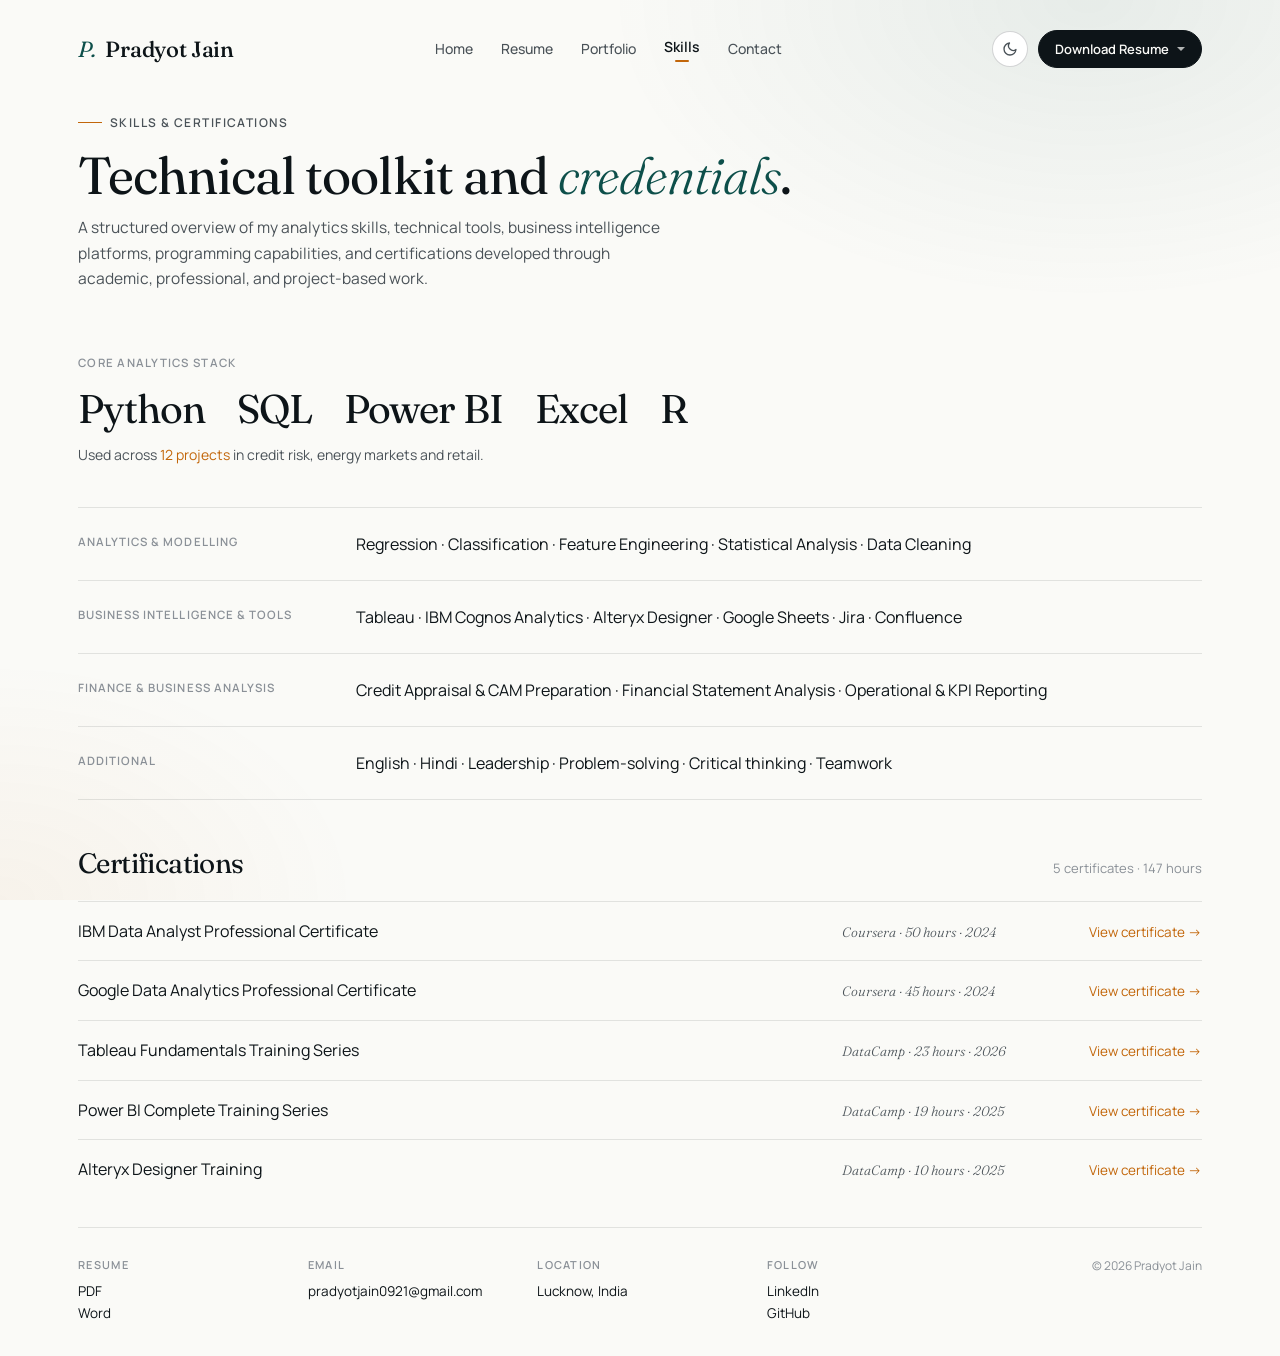
<file: skills.html>
<!doctype html>
<html lang="en">
<head>
  <meta charset="utf-8" />
  <meta name="viewport" content="width=device-width, initial-scale=1" />
  <title>Pradyot Jain — Skills</title>
  <meta name="description" content="Pradyot Jain's skills, analytics tools, technical capabilities, business intelligence platforms, programming experience, and professional certifications." />

  <link rel="canonical" href="https://pradyot-jain-cv.netlify.app/skills" />
  <meta name="robots" content="index, follow, max-image-preview:large" />
  <meta name="author" content="Pradyot Jain" />
  <meta name="theme-color" content="#fafaf7" media="(prefers-color-scheme: light)" />
  <meta name="theme-color" content="#0b0f10" media="(prefers-color-scheme: dark)" />

  <link rel="icon" href="/favicon.svg" type="image/svg+xml" />
  <link rel="apple-touch-icon" href="/apple-touch-icon.png" />
  <link rel="manifest" href="/site.webmanifest" />

  <link rel="preconnect" href="https://fonts.googleapis.com">
  <link rel="preconnect" href="https://fonts.gstatic.com" crossorigin>
  <link href="https://fonts.googleapis.com/css2?family=Manrope:wght@400;500;600;700&family=Fraunces:opsz,wght,SOFT@9..144,300..700,0..100&display=swap" rel="stylesheet">
  <meta property="og:title" content="Pradyot Jain — Skills" />
  <meta property="og:description" content="Explore Pradyot Jain's business analytics skills, tools, programming knowledge, BI platforms, certifications, and technical capabilities." />
  <meta name="twitter:description" content="Explore Pradyot Jain's business analytics skills, tools, programming knowledge, BI platforms, certifications, and technical capabilities." />
  <meta property="og:type" content="website" />
  <meta property="og:image" content="https://pradyot-jain-cv.netlify.app/assets/profile/og-card.jpg" />
  <meta property="og:image:width" content="1200" />
  <meta property="og:image:height" content="630" />
  <meta property="og:image:alt" content="Power BI dashboard of the South Australian electricity market" />
  <meta property="og:url" content="https://pradyot-jain-cv.netlify.app/skills" />
  <meta property="og:site_name" content="Pradyot Jain" />
  <meta property="og:locale" content="en_IN" />
  <meta name="twitter:card" content="summary_large_image" />
  <meta name="twitter:title" content="Pradyot Jain — Skills" />
  <meta name="twitter:image" content="https://pradyot-jain-cv.netlify.app/assets/profile/og-card.jpg" />
  <script>
    (function () {
      try {
        const saved = localStorage.getItem("theme");
        const prefersDark = window.matchMedia && window.matchMedia("(prefers-color-scheme: dark)").matches;
        const theme = saved || (prefersDark ? "dark" : "light");
        document.documentElement.setAttribute("data-theme", theme);
      } catch (e) { document.documentElement.setAttribute("data-theme", "light"); }
    })();
  </script>

  <script type="application/ld+json">
  {
    "@context": "https://schema.org",
    "@type": "Person",
    "@id": "https://pradyot-jain-cv.netlify.app/#pradyot",
    "name": "Pradyot Jain",
    "givenName": "Pradyot",
    "familyName": "Jain",
    "jobTitle": "Business Analyst",
    "description": "Business analyst working across credit risk, business intelligence and predictive modelling, with a Master of Business Analytics from Macquarie University.",
    "email": "mailto:pradyotjain0921@gmail.com",
    "url": "https://pradyot-jain-cv.netlify.app/",
    "image": "https://pradyot-jain-cv.netlify.app/assets/profile/pradyot.jpg",
    "address": {
      "@type": "PostalAddress",
      "addressLocality": "Lucknow",
      "addressRegion": "Uttar Pradesh",
      "addressCountry": "IN"
    },
    "alumniOf": [
      { "@type": "CollegeOrUniversity", "name": "Macquarie University" },
      { "@type": "CollegeOrUniversity", "name": "Bharati Vidyapeeth University" }
    ],
    "sameAs": [
      "https://www.linkedin.com/in/pradyot-jain/",
      "https://github.com/pradyot0921",
      "https://github.com/pradyot0921/Portfolio"
    ],
    "knowsAbout": [
      "Business Analytics", "Power BI", "Python", "SQL", "R",
      "Predictive Modelling", "Credit Risk Analysis", "Data Visualisation"
    ]
  }
  </script>

  <link rel="stylesheet" href="/assets/css/base.css?v=8" />
  <link rel="stylesheet" href="/assets/css/skills.css?v=8" />
</head>

<body>
  <a href="#main" class="skipLink">Skip to content</a>
  <header>
    <div class="container headerRow">
      <a href="/" class="brand">
        <span class="brandMark">P.</span>
        <span>Pradyot Jain</span>
      </a>
      <nav class="topNav" aria-label="Primary">
        <a href="/">Home</a>
        <a href="/resume">Resume</a>
        <a href="/portfolio">Portfolio</a>
        <a class="active" href="/skills" aria-current="page">Skills</a>
        <a href="/contact">Contact</a>
      </nav>
      <div class="navTools">
        <button type="button" class="themeToggle" id="themeToggle" aria-label="Toggle theme">
          <svg class="iconMoon" viewBox="0 0 24 24" fill="none" stroke="currentColor" stroke-width="2" stroke-linecap="round" stroke-linejoin="round" aria-hidden="true"><path d="M21 12.79A9 9 0 1 1 11.21 3 7 7 0 0 0 21 12.79z"/></svg>
          <svg class="iconSun" viewBox="0 0 24 24" fill="none" stroke="currentColor" stroke-width="2" stroke-linecap="round" stroke-linejoin="round" aria-hidden="true"><circle cx="12" cy="12" r="4"/><path d="M12 2v2M12 20v2M4.93 4.93l1.41 1.41M17.66 17.66l1.41 1.41M2 12h2M20 12h2M4.93 19.07l1.41-1.41M17.66 6.34l1.41-1.41"/></svg>
        </button>
        <div class="downloadWrap">
          <button type="button" class="downloadBtn" id="downloadBtn"
            aria-haspopup="menu" aria-expanded="false" aria-controls="downloadMenu">Download Resume</button>
          <div class="downloadMenu" id="downloadMenu" role="menu" aria-label="Download resume">
            <a role="menuitem" href="assets/resumes/Pradyot_Jain_Resume.pdf" download>Download PDF</a>
            <a role="menuitem" href="assets/resumes/Pradyot_Jain_Resume.docx" download>Download Word</a>
          </div>
        </div>
      </div>
    </div>
  </header>

  <main class="container" id="main">
    <section class="pageHead">
      <div class="eyebrow">Skills & Certifications</div>
      <h1>Technical toolkit and <em>credentials</em>.</h1>
      <p>A structured overview of my analytics skills, technical tools, business intelligence platforms, programming capabilities, and certifications developed through academic, professional, and project-based work.</p>
    </section>

    <section class="coreStack" aria-label="Core analytics stack">
      <h2 class="coreLabel">Core analytics stack</h2>
      <ul class="coreList">
          <li>Python</li>
          <li>SQL</li>
          <li>Power BI</li>
          <li>Excel</li>
          <li>R</li>
      </ul>
      <p class="coreNote">Used across <a href="/portfolio">12 projects</a> in credit risk, energy markets and retail.</p>
    </section>

    <section class="skillRows" aria-label="Skills by area">
        <div class="skillRow">
          <h3 class="skillRowName">Analytics &amp; Modelling</h3>
          <p class="skillRowItems">Regression &middot; Classification &middot; Feature Engineering &middot; Statistical Analysis &middot; Data Cleaning</p>
        </div>
        <div class="skillRow">
          <h3 class="skillRowName">Business Intelligence &amp; Tools</h3>
          <p class="skillRowItems">Tableau &middot; IBM Cognos Analytics &middot; Alteryx Designer &middot; Google Sheets &middot; Jira &middot; Confluence</p>
        </div>
        <div class="skillRow">
          <h3 class="skillRowName">Finance &amp; Business Analysis</h3>
          <p class="skillRowItems">Credit Appraisal &amp; CAM Preparation &middot; Financial Statement Analysis &middot; Operational &amp; KPI Reporting</p>
        </div>
        <div class="skillRow">
          <h3 class="skillRowName">Additional</h3>
          <p class="skillRowItems">English &middot; Hindi &middot; Leadership &middot; Problem-solving &middot; Critical thinking &middot; Teamwork</p>
        </div>
    </section>

    <section class="certSection" aria-label="Certifications">
      <div class="certHead">
        <h2 class="certTitle">Certifications</h2>
        <span class="certCount">5 certificates &middot; 147 hours</span>
      </div>
      <ul class="certList">
          <li class="certItem">
            <span class="certName">IBM Data Analyst Professional Certificate</span>
            <span class="certMeta">Coursera &middot; 50 hours · 2024</span>
            <a class="certLink" href="/assets/certificates/ibm-data-analyst.pdf" target="_blank" rel="noopener noreferrer">View certificate <span aria-hidden="true">&rarr;</span></a>
          </li>
          <li class="certItem">
            <span class="certName">Google Data Analytics Professional Certificate</span>
            <span class="certMeta">Coursera &middot; 45 hours · 2024</span>
            <a class="certLink" href="/assets/certificates/google-data-analytics.pdf" target="_blank" rel="noopener noreferrer">View certificate <span aria-hidden="true">&rarr;</span></a>
          </li>
          <li class="certItem">
            <span class="certName">Tableau Fundamentals Training Series</span>
            <span class="certMeta">DataCamp &middot; 23 hours · 2026</span>
            <a class="certLink" href="/assets/certificates/tableau-fundamentals.pdf" target="_blank" rel="noopener noreferrer">View certificate <span aria-hidden="true">&rarr;</span></a>
          </li>
          <li class="certItem">
            <span class="certName">Power BI Complete Training Series</span>
            <span class="certMeta">DataCamp &middot; 19 hours · 2025</span>
            <a class="certLink" href="/assets/certificates/powerbi-fundamentals.pdf" target="_blank" rel="noopener noreferrer">View certificate <span aria-hidden="true">&rarr;</span></a>
          </li>
          <li class="certItem">
            <span class="certName">Alteryx Designer Training</span>
            <span class="certMeta">DataCamp &middot; 10 hours · 2025</span>
            <a class="certLink" href="/assets/certificates/alteryx-fundamentals.pdf" target="_blank" rel="noopener noreferrer">View certificate <span aria-hidden="true">&rarr;</span></a>
          </li>
      </ul>
    </section>

    <footer>
      <div class="footerGrid">
        <div>
          <p class="footTitle">Resume</p>
          <p class="footText">
            <a href="/assets/resumes/Pradyot_Jain_Resume.pdf">PDF</a><br>
            <a href="/assets/resumes/Pradyot_Jain_Resume.docx">Word</a>
          </p>
        </div>
        <div>
          <p class="footTitle">Email</p>
          <p class="footText"><a href="mailto:pradyotjain0921@gmail.com">pradyotjain0921@gmail.com</a></p>
        </div>
        <div>
          <p class="footTitle">Location</p>
          <p class="footText">Lucknow, India</p>
        </div>
        <div>
          <p class="footTitle">Follow</p>
          <p class="footText">
            <a href="https://www.linkedin.com/in/pradyot-jain/" target="_blank" rel="noopener noreferrer">LinkedIn</a><br>
            <a href="https://github.com/pradyot0921/Portfolio" target="_blank" rel="noopener noreferrer">GitHub</a>
          </p>
        </div>
        <div>
          <p class="copyright">© <span id="year"></span> Pradyot Jain</p>
        </div>
      </div>
    </footer>
  </main>

  <!-- Modal -->
  <div class="modal" id="modal" aria-hidden="true">
    <div class="modalBackdrop" data-close></div>
    <div class="modalPanel" role="dialog" aria-modal="true" aria-labelledby="mTitle">
      <button type="button" class="modalClose" aria-label="Close" data-close>✕</button>
      <div class="modalScroll">
        <div class="mHeader">
          <h2 id="mTitle">Title</h2>
          <p class="mMeta" id="mMeta"></p>
        </div>
        <div class="mTopRow" id="mLinks"></div>
        <div class="mBody" id="mBody"></div>
      </div>
    </div>
  </div>

  <script>
    document.getElementById("year").textContent = new Date().getFullYear();

    // Theme toggle
    const themeToggle = document.getElementById("themeToggle");
    function setTheme(t){
      document.documentElement.setAttribute("data-theme", t);
      try { localStorage.setItem("theme", t); } catch(e){}
    }
    themeToggle.addEventListener("click", () => {
      const cur = document.documentElement.getAttribute("data-theme") || "light";
      setTheme(cur === "light" ? "dark" : "light");
    });

    // Download menu
    const downloadBtn = document.getElementById("downloadBtn");
    const downloadMenu = document.getElementById("downloadMenu");

    function closeDownloadMenu(){ downloadMenu.classList.remove("show"); downloadBtn.setAttribute("aria-expanded","false"); }
    function openDownloadMenu(){ downloadMenu.classList.add("show"); downloadBtn.setAttribute("aria-expanded","true"); }
    function toggleDownloadMenu(){ if (downloadMenu.classList.contains("show")) closeDownloadMenu(); else openDownloadMenu(); }

    const isHoverDevice = window.matchMedia && window.matchMedia("(hover: hover) and (pointer: fine)").matches;
    if (downloadBtn && downloadMenu){
      if (!isHoverDevice){
        downloadBtn.addEventListener("click", (e) => { e.stopPropagation(); toggleDownloadMenu(); });
        document.addEventListener("click", () => closeDownloadMenu());
        document.addEventListener("keydown", (e) => { if (e.key === "Escape") closeDownloadMenu(); });
        downloadMenu.addEventListener("click", (e) => e.stopPropagation());
      } else {
        downloadBtn.addEventListener("focus", openDownloadMenu);
        downloadBtn.addEventListener("blur", () => {
          setTimeout(() => {
            if (!downloadMenu.contains(document.activeElement) && document.activeElement !== downloadBtn) closeDownloadMenu();
          }, 50);
        });
        downloadMenu.addEventListener("mouseleave", closeDownloadMenu);
        document.addEventListener("keydown", (e) => { if (e.key === "Escape") closeDownloadMenu(); });
      }
    }

    // ---------- Modal ----------
    const modal = document.getElementById("modal");
    const mTitle = document.getElementById("mTitle");
    const mMeta = document.getElementById("mMeta");
    const mLinks = document.getElementById("mLinks");
    const mBody = document.getElementById("mBody");

    function clearChildren(el){ while (el.firstChild) el.removeChild(el.firstChild); }

    function openModal(){
      modal.classList.add("show");
      modal.setAttribute("aria-hidden", "false");
      document.body.style.overflow = "hidden";
      modal.querySelector(".modalClose").focus();
    }
    function closeModal(){
      modal.classList.remove("show");
      modal.setAttribute("aria-hidden", "true");
      document.body.style.overflow = "";
    }

    function setModalSkills(){
      mTitle.textContent = "Skills";
      mMeta.textContent = "Grouped overview of technical, analytical, and professional skills.";

      clearChildren(mLinks);
      const gh = document.createElement("a");
      gh.className = "pill";
      gh.href = "https://github.com/pradyot0921/Portfolio";
      gh.target = "_blank";
      gh.rel = "noopener noreferrer";
      gh.textContent = "View projects on GitHub ↗";
      mLinks.appendChild(gh);

      clearChildren(mBody);

      const sections = [
        { h: "Programming", chips: ["Python", "R", "SQL"] },
        { h: "Data Visualisation & Business Intelligence", chips: ["Power BI", "IBM Cognos Analytics", "Tableau"] },
        { h: "Analytics & Modelling", chips: ["Regression", "Classification", "Data Cleaning", "Feature Engineering", "Statistical Analysis"] },
        { h: "Software", chips: ["Microsoft Excel", "Word", "PowerPoint", "Alteryx Designer", "Google Sheets", "Jira", "Confluence"] },
        { h: "Financial Skills", chips: ["Financial Statement Analysis", "Credit Appraisal & CAM Preparation", "Operational & KPI Reporting"] },
        { h: "Languages", chips: ["English", "Hindi"] },
        { h: "Other Skills", chips: ["Basic video and photo editing"] },
        { h: "Soft Skills", chips: ["Problem-solving", "Critical thinking", "Teamwork", "Bilingual Communication", "Leadership"] }
      ];

      sections.forEach(sec => {
        const heading = document.createElement("p");
        heading.className = "skillHeading";
        heading.textContent = sec.h;
        mBody.appendChild(heading);

        const wrap = document.createElement("div");
        wrap.className = "chips";
        sec.chips.forEach(t => {
          const span = document.createElement("span");
          span.className = "chip";
          span.textContent = t;
          wrap.appendChild(span);
        });
        mBody.appendChild(wrap);
      });
    }

    const CERTS = [
      { title: "IBM Data Analyst Professional Certificate", meta: "Coursera · Jan 1, 2024 – Feb 29, 2024", href: "assets/certificates/ibm-data-analyst.pdf" },
      { title: "Google Data Analytics Professional Certificate", meta: "Coursera · Apr 1, 2024 – Apr 30, 2024", href: "assets/certificates/google-data-analytics.pdf" },
      { title: "Alteryx Designer Training (Data Preparation, Transformation & Integration)", meta: "DataCamp · Self-paced · 2025", href: "assets/certificates/alteryx-fundamentals.pdf" },
      { title: "Power BI Complete Training Series (Data Modelling, DAX, Visualisation, Reporting)", meta: "DataCamp · Self-paced · 2025", href: "assets/certificates/powerbi-fundamentals.pdf" },
      { title: "Tableau Fundamentals Training Series", meta: "DataCamp · Self-paced · 2026", href: "assets/certificates/tableau-fundamentals.pdf" }
    ];

    function setModalCerts(){
      mTitle.textContent = "Certifications";
      mMeta.textContent = "Professional certificates completed via Coursera and DataCamp.";

      clearChildren(mLinks);
      clearChildren(mBody);

      const ul = document.createElement("ul");
      ul.className = "certList";

      CERTS.forEach(c => {
        const li = document.createElement("li");
        li.className = "certItem";

        const left = document.createElement("div");
        left.className = "certLeft";

        const top = document.createElement("div");
        top.className = "certTitle";
        top.textContent = c.title;

        const meta = document.createElement("div");
        meta.className = "certMeta";
        meta.textContent = c.meta;

        left.appendChild(top);
        left.appendChild(meta);
        li.appendChild(left);

        if (c.href){
          const a = document.createElement("a");
          a.className = "pill certPill";
          a.href = c.href;
          a.target = "_blank";
          a.rel = "noopener noreferrer";
          a.textContent = "Credentials ↗";
          li.appendChild(a);
        }

        ul.appendChild(li);
      });

      mBody.appendChild(ul);
    }

    document.querySelectorAll("[data-open]").forEach(btn => {
      btn.addEventListener("click", () => {
        const type = btn.getAttribute("data-open");
        if (type === "skills") setModalSkills();
        else setModalCerts();
        openModal();
      });
    });

    modal.addEventListener("click", (e) => { if (e.target.matches("[data-close]")) closeModal(); });
    document.addEventListener("keydown", (e) => {
      if (modal.classList.contains("show") && e.key === "Escape") closeModal();
    });
  </script>
  <script>
  const PAGE_ORDER = ["index", "resume", "portfolio", "skills", "contact"];
  const PAGE_PATHS = {
    index: "/", resume: "/resume", portfolio: "/portfolio",
    skills: "/skills", contact: "/contact"
  };

  const PAGE_LABELS = {
    "index": "Home",
    "resume": "Resume",
    "portfolio": "Portfolio",
    "skills": "Skills",
    "contact": "Contact"
  };

  function getCurrentPage() {
    const seg = window.location.pathname.split("/").pop().replace(/\.html$/, "");
    return seg || "index";
  }

  function goToPage(targetPage) {
    if (!targetPage || targetPage === getCurrentPage()) return;
    window.location.href = PAGE_PATHS[targetPage] || targetPage;
  }

  function goToAdjacentPage(direction) {
    const currentPage = getCurrentPage();
    const currentIndex = PAGE_ORDER.indexOf(currentPage);

    if (currentIndex === -1) return;

    const targetIndex =
      (currentIndex + direction + PAGE_ORDER.length) % PAGE_ORDER.length;

    goToPage(PAGE_ORDER[targetIndex]);
  }

  window.addEventListener("pageshow", () => {
    document.body.classList.remove("pageFadeOut");
    document.body.classList.add("pageReady");
  });

  document.addEventListener("keydown", (event) => {
    const activeElement = document.activeElement;
    const isTyping =
      activeElement &&
      (
        activeElement.tagName === "INPUT" ||
        activeElement.tagName === "TEXTAREA" ||
        activeElement.tagName === "SELECT" ||
        activeElement.isContentEditable
      );

    if (isTyping) return;
    if (document.querySelector(".modal.show, .projectModal.show, [class*='odal'].show")) return;

    if (event.key === "ArrowRight") {
      event.preventDefault();
      goToAdjacentPage(1);
    }

    if (event.key === "ArrowLeft") {
      event.preventDefault();
      goToAdjacentPage(-1);
    }
  });

  let touchStartX = 0;
  let touchStartY = 0;
  let touchEndX = 0;
  let touchEndY = 0;

  document.addEventListener("touchstart", (event) => {
    touchStartX = event.changedTouches[0].screenX;
    touchStartY = event.changedTouches[0].screenY;
  }, { passive: true });

  document.addEventListener("touchend", (event) => {
    touchEndX = event.changedTouches[0].screenX;
    touchEndY = event.changedTouches[0].screenY;

    const diffX = touchEndX - touchStartX;
    const diffY = touchEndY - touchStartY;

    const isHorizontalSwipe = Math.abs(diffX) > 80 && Math.abs(diffX) > Math.abs(diffY) * 1.5;

    if (!isHorizontalSwipe) return;

    if (diffX < 0) {
      goToAdjacentPage(1);
    } else {
      goToAdjacentPage(-1);
    }
  }, { passive: true });
</script>
</body>
</html>
</file>
<file: assets/css/base.css>
/* Shared across every page: design tokens, reset, header, footer, buttons. */

:root[data-theme="light"]{
      --bg: #fafaf7;
      --bg-soft: #f3f2ec;
      --surface: #ffffff;
      --ink: #0d1418;
      --ink-muted: #4a5258;
      --ink-faint: #8a9097;
      --line: rgba(13, 20, 24, 0.10);
      --line-strong: rgba(13, 20, 24, 0.18);

      --primary: #0d4f4a;
      --primary-hover: #0a3e3a;
      --accent: #c2660a;
      --accent-hover: #a85708;

      --shadow-sm: 0 1px 2px rgba(13, 20, 24, 0.04);
      --shadow-md: 0 4px 16px rgba(13, 20, 24, 0.06);
      --shadow-lg: 0 12px 32px rgba(13, 20, 24, 0.08);
    }

:root[data-theme="dark"]{
      --bg: #0b0f10;
      --bg-soft: #14191b;
      --surface: #161c1e;
      --ink: #e8e6e1;
      --ink-muted: #a8aeb1;
      --ink-faint: #6f767a;
      --line: rgba(232, 230, 225, 0.10);
      --line-strong: rgba(232, 230, 225, 0.18);

      --primary: #2dd4bf;
      --primary-hover: #5eead4;
      --accent: #f59e0b;
      --accent-hover: #fbbf24;

      --shadow-sm: 0 1px 2px rgba(0, 0, 0, 0.4);
      --shadow-md: 0 4px 16px rgba(0, 0, 0, 0.4);
      --shadow-lg: 0 12px 32px rgba(0, 0, 0, 0.5);
    }

*{ box-sizing: border-box; }

html, body{ min-height: 100%; }

body.pageReady{ opacity: 1; transition: opacity 0.12s ease; }

body.pageFadeOut{ opacity: 0; }

body::before{
      content: "";
      position: fixed;
      inset: 0;
      pointer-events: none;
      z-index: -1;
      background:
        radial-gradient(800px 500px at 85% 0%, color-mix(in oklab, var(--primary) 8%, transparent), transparent 60%),
        radial-gradient(600px 400px at 0% 100%, color-mix(in oklab, var(--accent) 5%, transparent), transparent 60%);
    }

a{ color: inherit; text-decoration: none; }

a:focus-visible,
    button:focus-visible{
      outline: 2px solid var(--primary);
      outline-offset: 3px;
      border-radius: 4px;
    }

.skipLink{
      position: absolute;
      left: -9999px;
      top: 12px;
      background: var(--surface);
      color: var(--ink);
      border: 1px solid var(--line-strong);
      padding: 10px 14px;
      border-radius: 8px;
      z-index: 9999;
      font-weight: 600;
    }

.skipLink:focus{ left: 18px; }

.container{
      max-width: 1180px;
      margin: 0 auto;
      padding: 0 28px;
    }

header{ padding: 28px 0 12px; }

.headerRow{
      display: flex;
      align-items: center;
      justify-content: space-between;
      gap: 16px;
    }

.brand{
      display: inline-flex;
      align-items: baseline;
      gap: 10px;
      font-family: "Fraunces", Georgia, serif;
      font-weight: 500;
      font-size: 22px;
      letter-spacing: -0.3px;
      color: var(--ink);
    }

.brand .brandMark{
      font-family: "Fraunces", serif;
      font-style: italic;
      color: var(--primary);
      font-weight: 400;
    }

.topNav{
      display: flex;
      align-items: center;
      gap: 4px;
      font-size: 14px;
      font-weight: 500;
    }

.topNav a{
      padding: 8px 12px;
      border-radius: 6px;
      color: var(--ink-muted);
      transition: color 0.15s ease, background 0.15s ease;
    }

.topNav a:hover{ color: var(--ink); background: var(--bg-soft); }

.topNav a.active{
      color: var(--ink);
      font-weight: 600;
    }

.topNav a.active::after{
      content: "";
      display: block;
      width: 14px;
      height: 2px;
      background: var(--accent);
      margin: 2px auto 0;
      border-radius: 2px;
    }

.navTools{
      display: flex;
      align-items: center;
      gap: 10px;
      margin-left: 8px;
    }

.themeToggle:hover{ color: var(--ink); border-color: var(--ink-faint); }

.themeToggle svg{ width: 16px; height: 16px; }

:root[data-theme="light"] .themeToggle .iconSun{ display: none; }

:root[data-theme="light"] .themeToggle .iconMoon{ display: block; }

:root[data-theme="dark"] .themeToggle .iconSun{ display: block; }

:root[data-theme="dark"] .themeToggle .iconMoon{ display: none; }

.downloadWrap{
      position: relative;
      display: inline-flex;
    }

.downloadBtn:hover{ opacity: 0.88; }

.downloadMenu{
      position: absolute;
      top: 100%;
      margin-top: 8px;
      right: 0;
      min-width: 200px;
      background: var(--surface);
      border: 1px solid var(--line-strong);
      border-radius: 12px;
      box-shadow: var(--shadow-lg);
      padding: 6px;
      z-index: 60;
      opacity: 0;
      transform: translateY(-4px);
      pointer-events: none;
      transition: opacity 0.15s ease, transform 0.15s ease;
    }

.downloadMenu.show{
      opacity: 1;
      transform: translateY(0);
      pointer-events: auto;
    }

.downloadMenu a{
      display: block;
      padding: 9px 12px;
      border-radius: 8px;
      font-size: 13.5px;
      font-weight: 500;
      color: var(--ink);
    }

.downloadMenu a:hover{
      background: var(--bg-soft);
      color: var(--primary);
    }

@media (hover: hover) and (pointer: fine){
      .downloadWrap:hover .downloadMenu{
        opacity: 1;
        transform: translateY(0);
        pointer-events: auto;
      }
      .downloadWrap::after{
        content: "";
        position: absolute;
        left: 0; right: 0; top: 100%;
        height: 12px;
      }
    }

.footerGrid{
      display: grid;
      grid-template-columns: repeat(5, 1fr);
      gap: 24px;
      align-items: start;
    }

.footTitle{
      font-size: 11px;
      font-weight: 600;
      letter-spacing: 0.12em;
      text-transform: uppercase;
      color: var(--ink-faint);
      margin: 0 0 8px;
    }

.footText{
      margin: 0;
      font-size: 13.5px;
      line-height: 1.6;
      color: var(--ink);
      word-break: break-word;
    }

.footText a{ color: var(--ink); }

.footText a:hover{ color: var(--primary); }

.copyright{
      font-size: 12px;
      color: var(--ink-faint);
      text-align: right;
      margin: 0;
    }

@media (prefers-reduced-motion: reduce){
      *{ transition: none !important; animation: none !important; }
      body{ opacity: 1 !important; }
    }
</file>
<file: assets/css/home.css>
/* Page-specific styles for index.html. Loaded after base.css. */

body{
      margin: 0;
      font-family: "Manrope", system-ui, -apple-system, "Segoe UI", Roboto, Arial, sans-serif;
      font-size: 15px;
      line-height: 1.6;
      color: var(--ink);
      background: var(--bg);
      -webkit-font-smoothing: antialiased;
      -moz-osx-font-smoothing: grayscale;

      opacity: 0;
      transition: opacity 0.28s ease, background-color 0.3s ease, color 0.3s ease;
    }

.themeToggle{
      width: 36px;
      height: 36px;
      border: 1px solid var(--line-strong);
      background: var(--surface);
      border-radius: 999px;
      cursor: pointer;
      color: var(--ink-muted);
      display: inline-flex;
      align-items: center;
      justify-content: center;
      transition: color 0.15s ease, border-color 0.15s ease, background 0.15s ease;
      padding: 0;
    }

.downloadBtn{
      border: 1px solid var(--ink);
      background: var(--ink);
      color: var(--bg);
      padding: 9px 16px;
      border-radius: 999px;
      font-size: 13px;
      font-weight: 600;
      letter-spacing: 0.1px;
      cursor: pointer;
      font-family: inherit;
      transition: opacity 0.15s ease, transform 0.15s ease;
      display: inline-flex;
      align-items: center;
      gap: 6px;
    }

.downloadBtn::after{
      content: "";
      display: inline-block;
      width: 0;
      height: 0;
      border-left: 4px solid transparent;
      border-right: 4px solid transparent;
      border-top: 4px solid currentColor;
      margin-left: 2px;
      opacity: 0.7;
    }

main{
      padding: 30px 0 18px;
      min-height: calc(100vh - 140px);
      display: flex;
      flex-direction: column;
    }

.hero{
      display: grid;
      grid-template-columns: 1fr 1.15fr;
      gap: 56px;
      align-items: center;
      flex: 1;
      padding: 32px 0 48px;
    }

.heroLeft{ min-width: 0; }

.eyebrow{
      display: inline-flex;
      align-items: center;
      gap: 8px;
      font-size: 12px;
      font-weight: 600;
      letter-spacing: 0.12em;
      text-transform: uppercase;
      color: var(--ink-muted);
      margin-bottom: 20px;
    }

.eyebrow::before{
      content: "";
      width: 24px;
      height: 1px;
      background: var(--accent);
    }

.headline{
      margin: 0 0 24px;
      font-family: "Fraunces", Georgia, serif;
      font-weight: 400;
      font-size: clamp(40px, 5.5vw, 64px);
      line-height: 1.05;
      letter-spacing: -1.5px;
      color: var(--ink);
    }

.headline em{
      font-style: italic;
      font-weight: 300;
      color: var(--primary);
    }

.heroBody{
      max-width: 520px;
      color: var(--ink-muted);
      font-size: 15.5px;
      line-height: 1.7;
      font-weight: 400;
    }

.heroBody p{ margin: 0 0 14px; }

.heroBody p:last-child{ margin-bottom: 0; }

.heroActions{
      display: flex;
      gap: 12px;
      margin-top: 32px;
      flex-wrap: wrap;
    }

.btn{
      display: inline-flex;
      align-items: center;
      gap: 8px;
      padding: 11px 20px;
      border-radius: 999px;
      font-size: 14px;
      font-weight: 600;
      letter-spacing: 0.1px;
      cursor: pointer;
      font-family: inherit;
      transition: transform 0.15s ease, background 0.15s ease, color 0.15s ease, border-color 0.15s ease;
      border: 1px solid transparent;
    }

.btn-primary{
      background: var(--primary);
      color: #fff;
    }

:root[data-theme="dark"] .btn-primary{
      color: var(--bg);
    }

.btn-primary:hover{ background: var(--primary-hover); }

.btn-ghost{
      background: transparent;
      color: var(--ink);
      border-color: var(--line-strong);
    }

.btn-ghost:hover{ border-color: var(--ink); }

.btn .arrow{
      transition: transform 0.15s ease;
    }

.btn:hover .arrow{ transform: translateX(2px); }

.heroRight{
      position: relative;
      display: flex;
      justify-content: center;
      align-items: center;
      min-width: 0;          /* grid items default to min-width:auto and refuse to shrink */
    }





* { scrollbar-width: thin;
      scrollbar-color: var(--ink-faint) transparent; }

*::-webkit-scrollbar {
      width: 16px;
      height: 16px; }

*::-webkit-scrollbar-track {
      background: transparent;}

*::-webkit-scrollbar-thumb {
      background-color: var(--ink-faint);
      border-radius: 999px;
      border: 3px solid transparent;
      background-clip: content-box; }

*::-webkit-scrollbar-thumb:hover {
      background-color: var(--ink-muted); }

.quickLinks{
      display: grid;
      grid-template-columns: repeat(3, 1fr);
      gap: 16px;
      padding: 32px 0;
      border-top: 1px solid var(--line);
    }

.quickCard{
      display: flex;
      flex-direction: column;
      gap: 6px;
      padding: 20px 22px;
      border: 1px solid var(--line);
      border-radius: 12px;
      background: var(--surface);
      transition: border-color 0.18s ease, transform 0.18s ease, box-shadow 0.18s ease;
      position: relative;
    }

.quickCard:hover{
      border-color: var(--ink-faint);
      transform: translateY(-2px);
      box-shadow: var(--shadow-md);
    }

.quickCard .num{
      font-family: "Fraunces", serif;
      font-style: italic;
      font-weight: 300;
      color: var(--accent);
      font-size: 14px;
      letter-spacing: 0.05em;
    }

.quickCard .label{
      font-size: 18px;
      font-weight: 600;
      color: var(--ink);
      letter-spacing: -0.2px;
    }

.quickCard .sub{
      font-size: 13px;
      color: var(--ink-muted);
      margin-top: 2px;
    }

.quickCard .arrowIcon{
      position: absolute;
      top: 22px;
      right: 22px;
      color: var(--ink-faint);
      transition: color 0.15s ease, transform 0.15s ease;
    }

.quickCard:hover .arrowIcon{
      color: var(--primary);
      transform: translate(2px, -2px);
    }

footer{
      padding: 28px 0 32px;
      border-top: 1px solid var(--line);
      margin-top: 16px;
    }

@media (max-width: 980px){
      .hero{
        grid-template-columns: 1fr;
        gap: 40px;
        padding: 24px 0;
      }
      .heroRight{ order: 2; width: 100%; margin: 0; }
      .heroLeft{ order: 1; }
      .quickLinks{ grid-template-columns: 1fr; }
      .footerGrid{ grid-template-columns: 1fr 1fr; }
      .copyright{ text-align: left; }
    }

@media (max-width: 640px){
      header{ padding: 20px 0 8px; }
      .headerRow{
        flex-wrap: wrap;
        gap: 12px;
      }
      .topNav{ order: 3; width: 100%; gap: 0; flex-wrap: wrap; }
      .topNav a{ padding: 6px 10px; font-size: 13.5px; }
      .navTools{ margin-left: auto; }
      .container{ padding: 0 20px; }
      .footerGrid{ grid-template-columns: 1fr; gap: 18px; }
    }

/* ---------- Hero: lead with the work ---------- */
.eyebrowRow{ display: flex; align-items: center; gap: 11px; margin-bottom: 18px; }
.avatar{
  width: 40px; height: 40px; border-radius: 50%; object-fit: cover;
  border: 1px solid var(--line-strong); display: block; flex: none;
}
.eyebrowRow .eyebrow{ margin: 0; }

.heroShot{
  margin: 0; width: 100%; max-width: 620px; border-radius: 10px; overflow: hidden;
  border: 1px solid var(--line-strong); background: var(--surface);
  box-shadow: var(--shadow-lg);
}
.heroShot a{ display: block; }
.heroShot img{ width: 100%; max-width: 100%; height: auto; display: block; }
.heroShot figcaption{
  font-size: 12.5px; color: var(--ink-faint); padding: 10px 14px;
  border-top: 1px solid var(--line); background: var(--bg-soft);
}

/* ---------- Stat strip ---------- */
.statStrip{
  display: grid; grid-template-columns: repeat(4, 1fr); gap: 28px;
  padding: 30px 0 6px; margin-top: 8px;
  border-top: 1px solid var(--line);
}
.stat{ display: flex; flex-direction: column; gap: 7px; }
.statNum{
  font-family: "Fraunces", Georgia, serif;
  font-size: clamp(28px, 3vw, 38px);
  font-weight: 400; line-height: 1; letter-spacing: -1px;
  color: var(--ink);
  font-variant-numeric: tabular-nums lining-nums;
}
.statLabel{
  font-size: 13px; line-height: 1.5; color: var(--ink-muted); max-width: 30ch;
}

@media (max-width: 880px){
  .statStrip{ grid-template-columns: 1fr 1fr; gap: 24px; }
}
@media (max-width: 520px){
  .statStrip{ grid-template-columns: 1fr; gap: 20px; }
  .statLabel{ max-width: none; }
}


@media (max-width: 720px){
  .hero{ padding-top: 12px; }
  .heroShot{ max-width: none; }
  .heroShot img{ aspect-ratio: auto; }
  .heroShot figcaption{ font-size: 12px; padding: 9px 12px; }
}
</file>
<file: assets/css/contact.css>
/* Page-specific styles for contact.html. Loaded after base.css. */

body{
      margin: 0;
      font-family: "Manrope", system-ui, -apple-system, "Segoe UI", Roboto, sans-serif;
      font-size: 15px; line-height: 1.6; color: var(--ink);
      background: var(--bg);
      -webkit-font-smoothing: antialiased;
      opacity: 0;
      transition: opacity 0.28s ease, background-color 0.3s ease, color 0.3s ease;
    }

.themeToggle{
      width: 36px; height: 36px; border: 1px solid var(--line-strong);
      background: var(--surface); border-radius: 999px; cursor: pointer;
      color: var(--ink-muted); display: inline-flex; align-items: center;
      justify-content: center; padding: 0;
      transition: color 0.15s ease, border-color 0.15s ease;
    }

.downloadBtn{
      border: 1px solid var(--ink); background: var(--ink); color: var(--bg);
      padding: 9px 16px; border-radius: 999px;
      font-size: 13px; font-weight: 600; cursor: pointer;
      font-family: inherit; display: inline-flex; align-items: center; gap: 6px;
      transition: opacity 0.15s ease;
    }

.downloadBtn::after{
      content: ""; width: 0; height: 0;
      border-left: 4px solid transparent; border-right: 4px solid transparent;
      border-top: 4px solid currentColor; margin-left: 2px; opacity: 0.7;
    }

main{
      padding: 32px 0 24px;
      min-height: calc(100vh - 140px);
      display: flex; flex-direction: column;
    }

.pageHead{
      padding: 24px 0 28px;
      max-width: 720px;
    }

.pageHead .eyebrow{
      display: inline-flex; align-items: center; gap: 8px;
      font-size: 12px; font-weight: 600; letter-spacing: 0.12em;
      text-transform: uppercase; color: var(--ink-muted);
      margin-bottom: 16px;
    }

.pageHead .eyebrow::before{
      content: ""; width: 24px; height: 1px; background: var(--accent);
    }

.pageHead h1{
      margin: 0 0 16px;
      font-family: "Fraunces", Georgia, serif;
      font-weight: 400;
      font-size: clamp(40px, 5vw, 60px);
      line-height: 1.02;
      letter-spacing: -1.2px;
    }

.pageHead h1 em{ font-style: italic; color: var(--primary); font-weight: 300; }

.pageHead p{
      margin: 0; color: var(--ink-muted);
      font-size: 15.5px; line-height: 1.7;
      max-width: 600px;
    }

.contactGrid{
      display: grid;
      grid-template-columns: repeat(2, 1fr);
      gap: 18px;
      padding: 8px 0 32px;
      flex: 1;
      align-content: start;
    }

.contactCard{
      display: flex;
      align-items: flex-start;
      gap: 18px;
      padding: 24px 26px;
      background: var(--surface);
      border: 1px solid var(--line);
      border-radius: 14px;
      color: var(--ink);
      position: relative;
      min-height: 116px;
      transition: border-color 0.18s ease, transform 0.18s ease, box-shadow 0.18s ease;
    }

.contactCard:hover{
      border-color: var(--ink-faint);
      transform: translateY(-2px);
      box-shadow: var(--shadow-md);
    }

.contactCard:hover .contactIcon{
      background: color-mix(in oklab, var(--primary) 18%, transparent);
    }

.contactValue a,
    .contactSecondary a{
      color: inherit;
    }

.contactValue a:hover,
    .contactSecondary a:hover{
      color: var(--primary);
    }

.contactIcon{
      flex: 0 0 auto;
      width: 44px; height: 44px;
      border-radius: 10px;
      background: color-mix(in oklab, var(--primary) 10%, transparent);
      color: var(--primary);
      display: inline-flex;
      align-items: center;
      justify-content: center;
      transition: background 0.15s ease;
    }

a.contactCard:hover .contactIcon{
      background: color-mix(in oklab, var(--primary) 18%, transparent);
    }

.contactIcon svg{ width: 20px; height: 20px; }

.contactBody{ flex: 1 1 auto; min-width: 0; }

.contactLabel{
      font-size: 11px;
      font-weight: 600;
      letter-spacing: 0.12em;
      text-transform: uppercase;
      color: var(--ink-faint);
      margin: 4px 0 4px;
    }

.contactValue{
      font-family: "Manrope", sans-serif;
      font-size: 17px;
      font-weight: 600;
      color: var(--ink);
      letter-spacing: -0.2px;
      margin: 0;
      word-break: break-word;
    }

.contactValue.small{
      font-size: 14.5px;
      font-weight: 500;
    }

.contactSecondary{
      font-size: 13.5px;
      color: var(--ink-muted);
      margin-top: 4px;
      word-break: break-word;
    }

.contactSecondary a{ color: var(--ink-muted); }

.contactSecondary a:hover{ color: var(--primary); }

.contactArrow{
      flex: 0 0 auto;
      align-self: center;
      color: var(--ink-faint);
      transition: color 0.15s ease, transform 0.15s ease;
    }

a.contactCard:hover .contactArrow{
      color: var(--primary);
      transform: translate(2px, -2px);
    }

.ctaStrip{
      margin-top: 8px;
      padding: 22px 26px;
      background: var(--bg-soft);
      border: 1px solid var(--line);
      border-radius: 14px;
      display: flex;
      align-items: center;
      justify-content: space-between;
      gap: 18px;
      flex-wrap: wrap;
    }

.ctaStrip .ctaText{
      font-family: "Fraunces", serif;
      font-style: italic;
      font-weight: 300;
      font-size: 18px;
      color: var(--ink);
      letter-spacing: -0.2px;
      max-width: 560px;
    }

.ctaStrip .ctaText span{ color: var(--accent); }

.btn{
      display: inline-flex;
      align-items: center;
      gap: 8px;
      padding: 10px 18px;
      border-radius: 999px;
      font-size: 13.5px;
      font-weight: 600;
      cursor: pointer;
      font-family: inherit;
      transition: background 0.15s ease, color 0.15s ease, border-color 0.15s ease;
      border: 1px solid transparent;
    }

.btn-primary{ background: var(--primary); color: #fff; }

:root[data-theme="dark"] .btn-primary{ color: var(--bg); }

.btn-primary:hover{ background: var(--primary-hover); }

* { scrollbar-width: thin;
      scrollbar-color: var(--ink-faint) transparent; }

*::-webkit-scrollbar {
      width: 16px;
      height: 16px; }

*::-webkit-scrollbar-track {
      background: transparent;}

*::-webkit-scrollbar-thumb {
      background-color: var(--ink-faint);
      border-radius: 999px;
      border: 3px solid transparent;
      background-clip: content-box; }

*::-webkit-scrollbar-thumb:hover {
      background-color: var(--ink-muted); }

footer{
      padding: 28px 0 32px;
      border-top: 1px solid var(--line);
      margin-top: 16px;
    }

@media (max-width: 880px){
      .contactGrid{ grid-template-columns: 1fr; }
      .footerGrid{ grid-template-columns: 1fr 1fr; }
      .copyright{ text-align: left; }
    }

@media (max-width: 640px){
      header{ padding: 20px 0 8px; }
      .headerRow{ flex-wrap: wrap; gap: 12px; }
      .topNav{ order: 3; width: 100%; gap: 0; flex-wrap: wrap; }
      .topNav a{ padding: 6px 10px; font-size: 13.5px; }
      .navTools{ margin-left: auto; }
      .container{ padding: 0 20px; }
      .footerGrid{ grid-template-columns: 1fr; gap: 18px; }
      .ctaStrip{ flex-direction: column; align-items: flex-start; }
    }


.formSection{ margin-top: 40px; max-width: 720px; }
.formHeading{
  font-family: "Fraunces", Georgia, serif;
  font-weight: 400; font-size: 26px; letter-spacing: -0.5px; margin: 0 0 6px;
}
.formNote{ color: var(--ink-muted); font-size: 14.5px; margin: 0 0 20px; }
.contactForm{ display: flex; flex-direction: column; gap: 16px; }
.formRow{ display: grid; grid-template-columns: 1fr 1fr; gap: 16px; }
.field{ display: flex; flex-direction: column; gap: 6px; }
.fieldLabel{
  font-size: 12.5px; font-weight: 600; letter-spacing: 0.04em;
  text-transform: uppercase; color: var(--ink-faint);
}
.contactForm input[type="text"],
.contactForm input[type="email"],
.contactForm textarea{
  font-family: inherit; font-size: 15px; color: var(--ink);
  background: var(--surface); border: 1px solid var(--line-strong);
  border-radius: 10px; padding: 11px 13px; width: 100%;
  transition: border-color .15s ease, box-shadow .15s ease;
}
.contactForm textarea{ resize: vertical; min-height: 120px; }
.contactForm input:focus-visible,
.contactForm textarea:focus-visible{
  outline: none; border-color: var(--primary);
  box-shadow: 0 0 0 3px color-mix(in oklab, var(--primary) 18%, transparent);
}
.contactForm .btn{ align-self: flex-start; }
.hp{ position: absolute; left: -9999px; }

@media (max-width: 640px){
  .formRow{ grid-template-columns: 1fr; }
}
</file>
<file: assets/css/portfolio.css>
/* Page-specific styles for portfolio.html. Loaded after base.css. */

* { scrollbar-width: thin;
      scrollbar-color: var(--ink-faint) transparent; }

*::-webkit-scrollbar {
      width: 16px;
      height: 16px; }

*::-webkit-scrollbar-track {
      background: transparent;}

*::-webkit-scrollbar-thumb {
      background-color: var(--ink-faint);
      border-radius: 999px;
      border: 3px solid transparent;
      background-clip: content-box; }

*::-webkit-scrollbar-thumb:hover {
      background-color: var(--ink-muted); }

body{
      margin: 0;
      font-family: "Manrope", system-ui, -apple-system, "Segoe UI", Roboto, sans-serif;
      font-size: 15px; line-height: 1.6; color: var(--ink);
      background: var(--bg);
      -webkit-font-smoothing: antialiased;
      opacity: 0;
      transition: opacity 0.28s ease, background-color 0.3s ease, color 0.3s ease;
    }

.themeToggle{
      width: 36px; height: 36px; border: 1px solid var(--line-strong);
      background: var(--surface); border-radius: 999px; cursor: pointer;
      color: var(--ink-muted); display: inline-flex; align-items: center;
      justify-content: center; padding: 0;
      transition: color 0.15s ease, border-color 0.15s ease;
    }

.downloadBtn{
      border: 1px solid var(--ink); background: var(--ink); color: var(--bg);
      padding: 9px 16px; border-radius: 999px;
      font-size: 13px; font-weight: 600; cursor: pointer;
      font-family: inherit; display: inline-flex; align-items: center; gap: 6px;
      transition: opacity 0.15s ease;
    }

.downloadBtn::after{
      content: ""; width: 0; height: 0;
      border-left: 4px solid transparent; border-right: 4px solid transparent;
      border-top: 4px solid currentColor; margin-left: 2px; opacity: 0.7;
    }

main{
      padding: 32px 0 24px;
      display: flex; flex-direction: column;
    }

.pageHead{
      padding: 24px 0 8px; max-width: 720px;
    }

.pageHead .eyebrow{
      display: inline-flex; align-items: center; gap: 8px;
      font-size: 12px; font-weight: 600; letter-spacing: 0.12em;
      text-transform: uppercase; color: var(--ink-muted);
      margin-bottom: 16px;
    }

.pageHead .eyebrow::before{
      content: ""; width: 24px; height: 1px; background: var(--accent);
    }

.pageHead h1{
      margin: 0 0 12px;
      font-family: "Fraunces", Georgia, serif;
      font-weight: 400;
      font-size: clamp(36px, 4.5vw, 52px);
      line-height: 1.05; letter-spacing: -1px;
    }

.pageHead h1 em{ font-style: italic; color: var(--primary); font-weight: 300; }

.pageHead p{
      margin: 0; color: var(--ink-muted);
      font-size: 15.5px; line-height: 1.65; max-width: 600px;
    }

.filterRow{
      display: flex; gap: 8px; flex-wrap: wrap;
      margin: 28px 0 24px;
      padding-bottom: 24px;
      border-bottom: 1px solid var(--line);
      align-items: center;
    }

.filterLabel{
      font-size: 12px; font-weight: 600; letter-spacing: 0.08em;
      text-transform: uppercase; color: var(--ink-faint);
      margin-right: 8px;
    }

.filterPill{
      padding: 7px 14px;
      border-radius: 999px;
      border: 1px solid var(--line-strong);
      background: transparent;
      color: var(--ink-muted);
      font-size: 13px; font-weight: 500;
      cursor: pointer;
      font-family: inherit;
      transition: color 0.15s ease, border-color 0.15s ease, background 0.15s ease;
    }

.filterPill:hover{ color: var(--ink); border-color: var(--ink-faint); }

.filterPill.isActive{
      background: var(--ink);
      color: var(--bg);
      border-color: var(--ink);
    }

.cards{
      display: grid;
      grid-template-columns: repeat(3, 1fr);
      gap: 18px;
      padding: 4px 0 8px;
    }

.cardBtn{
      border: none; background: none; padding: 0;
      text-align: left; cursor: pointer; font-family: inherit;
      transition: opacity 0.18s ease, transform 0.18s ease;
    }

.card{
      display: flex; flex-direction: column;
      gap: 12px;
      padding: 24px 24px 22px;
      background: var(--surface);
      border: 1px solid var(--line);
      border-radius: 14px;
      min-height: 280px;
      height: 100%;
      transition: border-color 0.18s ease, transform 0.18s ease, box-shadow 0.18s ease;
      position: relative;
    }

.cardBtn:hover .card{
      border-color: var(--ink-faint);
      transform: translateY(-3px);
      box-shadow: var(--shadow-md);
    }

.cardSub{
      margin: 0;
      font-family: "Fraunces", serif; font-style: italic;
      font-weight: 300;
      font-size: 13px;
      color: var(--accent);
      letter-spacing: 0.05em;
    }

.cardTitle{
      margin: 0;
      font-family: "Manrope", sans-serif;
      font-size: 16px;
      font-weight: 600;
      line-height: 1.35;
      letter-spacing: -0.2px;
      color: var(--ink);
    }

.cardDesc{
      margin: 0;
      font-size: 13.5px;
      color: var(--ink-muted);
      line-height: 1.6;
    }

.cardFoot{
      margin-top: auto;
      padding-top: 14px;
      border-top: 1px solid var(--line);
      display: flex; align-items: center; justify-content: space-between;
      font-size: 12.5px;
    }

.cardFoot .open{
      color: var(--primary);
      font-weight: 600;
      display: inline-flex; align-items: center; gap: 4px;
      transition: gap 0.15s ease;
    }

.cardBtn:hover .cardFoot .open{ gap: 8px; }

.cardFoot .external{
      color: var(--ink-faint);
      display: inline-flex; align-items: center; gap: 4px;
      font-weight: 500;
    }

.cardFoot .external:hover{ color: var(--ink); }

.viewMoreWrap{
      display: flex;
      justify-content: center;
      padding: 34px 0 10px;
      pointer-events: none;
    }

.viewMoreBtn{
      padding: 10px 22px;
      border-radius: 999px;
      border: 1px solid var(--line-strong);
      background: color-mix(in oklab, var(--surface) 88%, transparent);
      color: var(--ink);
      font-size: 13.5px;
      font-weight: 600;
      cursor: pointer;
      font-family: inherit;
      transition: border-color 0.15s ease, background 0.15s ease, transform 0.15s ease, box-shadow 0.15s ease;
      backdrop-filter: blur(12px);
      box-shadow: var(--shadow-md);
      pointer-events: auto;
    }

.viewMoreBtn:hover{
      border-color: var(--ink);
      background: var(--surface);
      transform: translateY(-2px);
      box-shadow: var(--shadow-lg);
    }

.cardBtn{
      transition:
        opacity 0.34s ease,
        transform 0.34s cubic-bezier(0.22, 1, 0.36, 1);
      will-change: opacity, transform;
    }

.cardBtn.isLeaving{
      opacity: 0;
      transform: translateY(14px) scale(0.98);
      pointer-events: none;
    }

.cardBtn.isEntering{
      opacity: 0;
      transform: translateY(14px) scale(0.98);
    }

.cardBtn.isVisible{
      opacity: 1;
      transform: translateY(0) scale(1);
    }

.modal{ position: fixed; inset: 0; display: none; z-index: 80; }

.modal.show{ display: block; }

.modalBackdrop{
      position: absolute; inset: 0;
      background: rgba(13,20,24,0.4);
      backdrop-filter: blur(8px);
    }

:root[data-theme="dark"] .modalBackdrop{ background: rgba(0,0,0,0.6); }

.modalPanel{
      position: absolute; top: 50%; left: 50%;
      transform: translate(-50%, -50%);
      max-width: 860px; width: calc(100% - 36px);
      max-height: calc(100vh - 60px);
      background: var(--surface);
      border: 1px solid var(--line-strong);
      border-radius: 18px;
      box-shadow: var(--shadow-lg);
      overflow: hidden;
      display: flex; flex-direction: column;
    }

.modalScroll {
      overflow-y: auto;
      padding: 28px 32px 24px;
      flex: 1;
      -webkit-overflow-scrolling: touch;

      scrollbar-width: thin;
      scrollbar-color: var(--ink-faint) transparent;
    }

.modalScroll::-webkit-scrollbar {
      width: 8px;
    }

.modalScroll::-webkit-scrollbar-track {
      background: transparent;
    }

.modalScroll::-webkit-scrollbar-thumb {
      background-color: var(--ink-faint);
      border-radius: 999px;
      border: 2px solid transparent;
      background-clip: content-box;
    }

.modalScroll::-webkit-scrollbar-thumb:hover {
      background-color: var(--ink-muted);
    }

.modalClose{
      position: absolute; top: 14px; right: 16px;
      border: none; background: transparent;
      cursor: pointer; font-size: 22px; line-height: 1;
      color: var(--ink-muted); padding: 8px;
      border-radius: 6px; z-index: 5;
      transition: color 0.15s ease, background 0.15s ease;
    }

.modalClose:hover{ color: var(--ink); background: var(--bg-soft); }

.pmHeader h2{
      margin: 0 0 6px;
      font-family: "Fraunces", serif;
      font-weight: 400;
      font-size: 26px;
      line-height: 1.25;
      letter-spacing: -0.4px;
    }

.pmMeta{
      margin: 0;
      font-family: "Fraunces", serif;
      font-style: italic; font-weight: 300;
      color: var(--accent); font-size: 13px;
    }

.pmTopRow{ margin: 16px 0 0; display: flex; gap: 8px; flex-wrap: wrap; }

.pill{
      display: inline-flex; align-items: center;
      padding: 8px 14px; border-radius: 999px;
      background: var(--primary); color: #fff;
      font-weight: 600; font-size: 12.5px;
      transition: background 0.15s ease;
    }

:root[data-theme="dark"] .pill{ color: var(--bg); }

.pill:hover{ background: var(--primary-hover); }

.pmBody{
      margin-top: 18px;
      font-size: 14.5px; line-height: 1.7;
      color: var(--ink);
    }

.pmBody p{ margin: 14px 0 6px; font-weight: 600; }

.pmBody p:first-child{ margin-top: 0; }

.pmBody ul{ margin: 0; padding-left: 0; list-style: none; }

.pmBody li{
      position: relative;
      padding: 0 0 10px 18px;
      color: var(--ink-muted);
    }

.pmBody li::before{
      content: ""; position: absolute;
      left: 0; top: 11px; width: 6px; height: 1px;
      background: var(--accent);
    }

.pmSkills{
      display: flex; flex-wrap: wrap; gap: 6px;
      margin-top: 18px; padding-top: 18px;
      border-top: 1px solid var(--line);
    }

.skillPill{
      font-size: 12px; font-weight: 500;
      padding: 5px 11px; border-radius: 999px;
      background: var(--bg-soft);
      color: var(--ink-muted);
      border: 1px solid var(--line);
    }

footer{
      padding: 28px 0 32px;
      border-top: 1px solid var(--line);
      margin-top: 32px;
    }

@media (max-width: 1024px){
      .cards{ grid-template-columns: repeat(2, 1fr); }
    }

@media (max-width: 720px){
      .cards{ grid-template-columns: 1fr; }
      .footerGrid{ grid-template-columns: 1fr 1fr; }
      .copyright{ text-align: left; }
    }

@media (max-width: 640px){
      header{ padding: 20px 0 8px; }
      .headerRow{ flex-wrap: wrap; gap: 12px; }
      .topNav{ order: 3; width: 100%; gap: 0; flex-wrap: wrap; }
      .topNav a{ padding: 6px 10px; font-size: 13.5px; }
      .navTools{ margin-left: auto; }
      .container{ padding: 0 20px; }
      .footerGrid{ grid-template-columns: 1fr; gap: 18px; }
      .modalScroll{ padding: 22px 22px 20px; }
    }


.cardThumb{
  margin: 0 0 16px; border-radius: 10px; overflow: hidden;
  border: 1px solid var(--line); background: var(--bg-soft);
  aspect-ratio: 16 / 10;
}
.cardThumb img{
  width: 100%; height: 100%; object-fit: cover; object-position: top center;
  display: block; transition: transform .35s ease;
}
.cardBtn:hover .cardThumb img{ transform: scale(1.03); }

.modalShot{
  margin: 0 0 22px; border-radius: 10px; overflow: hidden;
  border: 1px solid var(--line); background: var(--bg-soft);
}
.modalShot img{ width: 100%; height: auto; display: block; }
.modalShot figcaption{
  font-size: 12.5px; color: var(--ink-faint); padding: 9px 12px;
  border-top: 1px solid var(--line);
}

/* ---------- Portfolio KPI strip ---------- */
.kpiRow{
  display: grid;
  grid-template-columns: repeat(4, minmax(0, 1fr)) minmax(0, 1.5fr);
  gap: 1px;
  background: var(--line);
  border: 1px solid var(--line);
  border-radius: 10px;
  overflow: hidden;
  margin: 28px 0 30px;
}
.kpi{
  background: var(--surface);
  padding: 18px 20px;
  display: flex; flex-direction: column; justify-content: center; gap: 5px;
  min-width: 0;
}
.kpiNum{
  font-family: "Fraunces", Georgia, serif;
  font-size: 30px; font-weight: 400; line-height: 1; letter-spacing: -0.8px;
  color: var(--ink);
  font-variant-numeric: tabular-nums lining-nums;
}
.kpiLabel{
  font-size: 11px; font-weight: 600; letter-spacing: 0.08em;
  text-transform: uppercase; color: var(--ink-faint);
}
.kpiChart{ gap: 10px; }
.miniBars{ list-style: none; margin: 0; padding: 0; display: grid; gap: 5px; }
.miniBars li{
  display: grid; grid-template-columns: 66px 1fr 18px;
  align-items: center; gap: 8px;
}
.mbLabel{ font-size: 11px; color: var(--ink-muted); white-space: nowrap; }
.mbTrack{ height: 6px; background: var(--bg-soft); border-radius: 3px; overflow: hidden; }
.mbFill{ display: block; height: 100%; background: var(--accent); border-radius: 3px; }
.mbVal{
  font-size: 11px; color: var(--ink-faint); text-align: right;
  font-variant-numeric: tabular-nums;
}

@media (max-width: 900px){
  .kpiRow{ grid-template-columns: repeat(2, minmax(0, 1fr)); }
  .kpiChart{ grid-column: 1 / -1; }
}
@media (max-width: 480px){
  .kpiRow{ grid-template-columns: 1fr 1fr; }
  .kpiNum{ font-size: 26px; }
}

/* ---------- Metric covers for projects without a screenshot ---------- */
.cardStat{
  margin: 0 0 16px; border-radius: 10px;
  border: 1px solid var(--line); background: var(--bg-soft);
  aspect-ratio: 16 / 10;
  display: flex; flex-direction: column; justify-content: center;
  gap: 8px; padding: 0 24px; text-align: left;
}
.csNum{
  font-family: "Fraunces", Georgia, serif;
  font-size: clamp(34px, 4vw, 46px);
  font-weight: 400; line-height: 1; letter-spacing: -1.5px;
  color: var(--ink);
  font-variant-numeric: tabular-nums lining-nums;
}
.csCap{
  font-size: 12.5px; line-height: 1.45; color: var(--ink-muted); max-width: 26ch;
}
.cardStatTools .csCap{
  font-size: 13px; font-weight: 600; letter-spacing: 0.02em; color: var(--ink-faint);
}
</file>
<file: assets/css/skills.css>
/* Page-specific styles for skills.html. Loaded after base.css. */

body{
      margin: 0;
      font-family: "Manrope", system-ui, -apple-system, "Segoe UI", Roboto, sans-serif;
      font-size: 15px; line-height: 1.6; color: var(--ink);
      background: var(--bg);
      -webkit-font-smoothing: antialiased;
      opacity: 0;
      transition: opacity 0.28s ease, background-color 0.3s ease, color 0.3s ease;
    }

.themeToggle{
      width: 36px; height: 36px; border: 1px solid var(--line-strong);
      background: var(--surface); border-radius: 999px; cursor: pointer;
      color: var(--ink-muted); display: inline-flex; align-items: center;
      justify-content: center; padding: 0;
      transition: color 0.15s ease, border-color 0.15s ease;
    }

.downloadBtn{
      border: 1px solid var(--ink); background: var(--ink); color: var(--bg);
      padding: 9px 16px; border-radius: 999px;
      font-size: 13px; font-weight: 600; cursor: pointer;
      font-family: inherit; display: inline-flex; align-items: center; gap: 6px;
      transition: opacity 0.15s ease;
    }

.downloadBtn::after{
      content: ""; width: 0; height: 0;
      border-left: 4px solid transparent; border-right: 4px solid transparent;
      border-top: 4px solid currentColor; margin-left: 2px; opacity: 0.7;
    }

main{
      padding: 32px 0 24px;
      min-height: calc(100vh - 140px);
      display: flex; flex-direction: column;
    }

.pageHead{ padding: 24px 0 28px; max-width: 720px; }

.pageHead .eyebrow{
      display: inline-flex; align-items: center; gap: 8px;
      font-size: 12px; font-weight: 600; letter-spacing: 0.12em;
      text-transform: uppercase; color: var(--ink-muted); margin-bottom: 16px;
    }

.pageHead .eyebrow::before{ content: ""; width: 24px; height: 1px; background: var(--accent); }

.pageHead h1{
      margin: 0 0 12px;
      font-family: "Fraunces", Georgia, serif;
      font-weight: 400;
      font-size: clamp(36px, 4.5vw, 52px);
      line-height: 1.05; letter-spacing: -1px;
    }

.pageHead h1 em{ font-style: italic; color: var(--primary); font-weight: 300; }

.pageHead p{ margin: 0; color: var(--ink-muted); font-size: 15.5px; line-height: 1.65; max-width: 600px; }

.twoCol{
      display: grid;
      grid-template-columns: 1fr 1fr;
      gap: 20px;
      padding: 8px 0 32px;
      flex: 1; align-content: start;
    }

.sectionCard{
      display: block;
      background: var(--surface);
      border: 1px solid var(--line);
      border-radius: 16px;
      padding: 28px 28px 24px;
      cursor: pointer; text-align: left;
      font-family: inherit; color: var(--ink);
      transition: border-color 0.18s ease, transform 0.18s ease, box-shadow 0.18s ease;
      position: relative; overflow: hidden;
    }

.sectionCard::before{
      content: ""; position: absolute; top: 0; left: 0;
      width: 4px; height: 100%; background: var(--primary);
      opacity: 0; transition: opacity 0.2s ease;
    }

.sectionCard:hover{
      border-color: var(--ink-faint);
      transform: translateY(-2px);
      box-shadow: var(--shadow-md);
    }

.sectionCard:hover::before{ opacity: 1; }

.sectionCard .num{
      font-family: "Fraunces", serif; font-style: italic; font-weight: 300;
      color: var(--accent); font-size: 14px; letter-spacing: 0.05em;
    }

.sectionCard h2{
      margin: 8px 0 14px;
      font-family: "Fraunces", serif;
      font-weight: 400; font-size: 32px;
      letter-spacing: -0.6px; color: var(--ink);
    }

.sectionCard .desc{
      margin: 0 0 24px;
      color: var(--ink-muted);
      font-size: 14.5px; line-height: 1.65;
      max-width: 44ch;
    }

.sectionCard .meta{
      display: flex; align-items: center; justify-content: space-between;
      padding-top: 18px; border-top: 1px solid var(--line);
      font-size: 13px; color: var(--ink-muted);
    }

.sectionCard .count{ font-weight: 500; }

.sectionCard .openLabel{
      color: var(--primary); font-weight: 600;
      display: inline-flex; align-items: center; gap: 4px;
      transition: gap 0.15s ease;
    }

.sectionCard:hover .openLabel{ gap: 8px; }

.modal{ position: fixed; inset: 0; display: none; z-index: 80; }

.modal.show{ display: block; }

.modalBackdrop{
      position: absolute; inset: 0;
      background: rgba(13,20,24,0.4);
      backdrop-filter: blur(8px);
    }

:root[data-theme="dark"] .modalBackdrop{ background: rgba(0,0,0,0.6); }

.modalPanel{
      position: absolute; top: 50%; left: 50%;
      transform: translate(-50%, -50%);
      max-width: 860px; width: calc(100% - 36px);
      max-height: calc(100vh - 60px);
      background: var(--surface);
      border: 1px solid var(--line-strong);
      border-radius: 18px;
      box-shadow: var(--shadow-lg);
      overflow: hidden;
      display: flex; flex-direction: column;
    }

.modalScroll{
      overflow-y: auto;
      padding: 28px 32px 24px;
      flex: 1;
      -webkit-overflow-scrolling: touch;

      scrollbar-width: thin;
      scrollbar-color: var(--ink-faint) transparent;
    }

.modalScroll::-webkit-scrollbar{
      width: 8px;
    }

.modalScroll::-webkit-scrollbar-track{
      background: transparent;
    }

.modalScroll::-webkit-scrollbar-thumb{
      background-color: var(--ink-faint);
      border-radius: 999px;
      border: 2px solid transparent;
      background-clip: content-box;
    }

.modalScroll::-webkit-scrollbar-thumb:hover{
      background-color: var(--ink-muted);
    }

.modalClose{
      position: absolute; top: 14px; right: 16px;
      border: none; background: transparent; cursor: pointer;
      font-size: 22px; line-height: 1; color: var(--ink-muted);
      padding: 8px; border-radius: 6px; z-index: 5;
      transition: color 0.15s ease, background 0.15s ease;
    }

.modalClose:hover{ color: var(--ink); background: var(--bg-soft); }

.mHeader h2{
      margin: 0 0 6px;
      font-family: "Fraunces", serif;
      font-weight: 400; font-size: 26px;
      line-height: 1.25; letter-spacing: -0.4px;
    }

.mMeta{
      margin: 0; font-size: 13.5px;
      color: var(--ink-muted); font-weight: 500;
    }

.mTopRow{ margin: 14px 0 0; display: flex; gap: 8px; flex-wrap: wrap; }

.pill{
      display: inline-flex; align-items: center;
      padding: 8px 14px; border-radius: 999px;
      background: var(--primary); color: #fff;
      font-weight: 600; font-size: 12.5px;
      transition: background 0.15s ease;
    }

:root[data-theme="dark"] .pill{ color: var(--bg); }

.pill:hover{ background: var(--primary-hover); }

.mBody{
      margin-top: 18px;
      font-size: 14.5px; line-height: 1.7;
      color: var(--ink);
    }

.mBody p.skillHeading{
      margin: 22px 0 10px;
      font-size: 11px;
      font-weight: 600;
      letter-spacing: 0.12em;
      text-transform: uppercase;
      color: var(--ink-faint);
      padding-top: 16px;
      border-top: 1px solid var(--line);
    }

.mBody p.skillHeading:first-child{ border-top: none; padding-top: 0; margin-top: 0; }

.chips{ display: flex; flex-wrap: wrap; gap: 6px; margin-top: 6px; }

.chip{
      font-size: 12.5px; font-weight: 500;
      padding: 6px 12px; border-radius: 999px;
      background: var(--bg-soft);
      color: var(--ink);
      border: 1px solid var(--line);
    }

.certList{ margin: 0; padding: 0; list-style: none; }

.certItem{
      display: flex; align-items: center;
      justify-content: space-between; gap: 14px;
      padding: 16px 0;
      border-bottom: 1px solid var(--line);
    }

.certItem:last-child{ border-bottom: none; }

.certLeft{ min-width: 0; }

.certTitle{
      font-weight: 600;
      color: var(--ink);
      font-size: 14.5px;
      line-height: 1.4;
    }

.certMeta{
      margin-top: 4px;
      color: var(--ink-muted);
      font-size: 13px;
      font-family: "Fraunces", serif;
      font-style: italic;
      font-weight: 300;
    }

.certPill{ flex: 0 0 auto; white-space: nowrap; }

footer{
      padding: 28px 0 32px;
      border-top: 1px solid var(--line);
      margin-top: 16px;
    }

@media (max-width: 880px){
      .twoCol{ grid-template-columns: 1fr; }
      .footerGrid{ grid-template-columns: 1fr 1fr; }
      .copyright{ text-align: left; }
    }

@media (max-width: 640px){
      header{ padding: 20px 0 8px; }
      .headerRow{ flex-wrap: wrap; gap: 12px; }
      .topNav{ order: 3; width: 100%; gap: 0; flex-wrap: wrap; }
      .topNav a{ padding: 6px 10px; font-size: 13.5px; }
      .navTools{ margin-left: auto; }
      .container{ padding: 0 20px; }
      .footerGrid{ grid-template-columns: 1fr; gap: 18px; }
      .modalScroll{ padding: 22px 22px 18px; }
      .certItem{ flex-direction: column; align-items: flex-start; gap: 8px; }
    }

/* ---------- Skills visible on the page ---------- */
.skillGrid{
  display: grid;
  grid-template-columns: repeat(auto-fit, minmax(250px, 1fr));
  align-items: start;
  gap: 14px;
  margin: 28px 0 26px;
}
.skillGroup{
  background: var(--surface);
  border: 1px solid var(--line);
  border-radius: 10px;
  padding: 18px 20px 20px;
  display: flex; flex-direction: column; gap: 11px;
  min-width: 0;
}
.skillGroupName{
  margin: 0;
  font-size: 11.5px; font-weight: 600; letter-spacing: 0.09em;
  text-transform: uppercase; color: var(--ink-faint);
}
.skillEvidence{
  font-size: 12.5px; color: var(--accent); text-decoration: none;
  margin-top: -5px; width: fit-content;
}
.skillEvidence:hover{ text-decoration: underline; }
.skillGroup .chips{ display: flex; flex-wrap: wrap; gap: 7px; }
.skillGroup .chip{
  font-size: 13px; line-height: 1.2;
  padding: 6px 11px; border-radius: 999px;
  border: 1px solid var(--line-strong); color: var(--ink);
  background: var(--bg-soft);
}
.oneCol{ display: grid; grid-template-columns: 1fr; }
.oneCol .sectionCard{ width: 100%; }

/* ---------- Editorial skills layout ---------- */
.coreStack{ margin: 34px 0 6px; }
.coreLabel{
  margin: 0 0 16px;
  font-size: 11.5px; font-weight: 600; letter-spacing: 0.11em;
  text-transform: uppercase; color: var(--ink-faint);
}
.coreList{
  list-style: none; margin: 0 0 14px; padding: 0;
  display: flex; flex-wrap: wrap; gap: 10px 32px;
}
.coreList li{
  font-family: "Fraunces", Georgia, serif;
  font-size: clamp(26px, 3.4vw, 40px);
  font-weight: 400; line-height: 1.05; letter-spacing: -1px;
  color: var(--ink);
}
.coreNote{ margin: 0; font-size: 14px; color: var(--ink-muted); }
.coreNote a{ color: var(--accent); }

.skillRows{ margin: 34px 0 44px; border-top: 1px solid var(--line); }
.skillRow{
  display: grid; grid-template-columns: 250px 1fr; gap: 28px;
  padding: 22px 0; border-bottom: 1px solid var(--line);
}
.skillRowName{
  margin: 0;
  font-size: 11.5px; font-weight: 600; letter-spacing: 0.09em;
  text-transform: uppercase; color: var(--ink-faint);
  padding-top: 3px;
}
.skillRowItems{ margin: 0; font-size: 16px; line-height: 1.75; color: var(--ink); }

.certSection{ margin-bottom: 12px; }
.certHead{
  display: flex; align-items: baseline; justify-content: space-between;
  gap: 16px; margin-bottom: 4px;
}
.certTitle{
  margin: 0;
  font-family: "Fraunces", Georgia, serif;
  font-weight: 400; font-size: 28px; letter-spacing: -0.6px; color: var(--ink);
}
.certCount{ font-size: 13px; color: var(--ink-faint); }
.certList{ list-style: none; margin: 18px 0 0; padding: 0; border-top: 1px solid var(--line); }
.certItem{
  display: grid; grid-template-columns: 1fr 190px 150px; gap: 20px;
  align-items: baseline; padding: 16px 0; border-bottom: 1px solid var(--line);
}
.certName{ font-size: 16px; color: var(--ink); }
.certMeta{ font-size: 13.5px; color: var(--ink-muted); }
.certLink{ font-size: 13.5px; color: var(--accent); text-decoration: none; text-align: right; }
.certLink:hover{ text-decoration: underline; }

@media (max-width: 760px){
  .skillRow{ grid-template-columns: 1fr; gap: 8px; }
  .certItem{ grid-template-columns: 1fr; gap: 5px; }
  .certLink{ text-align: left; }
  .coreList{ gap: 8px 22px; }
}
</file>
